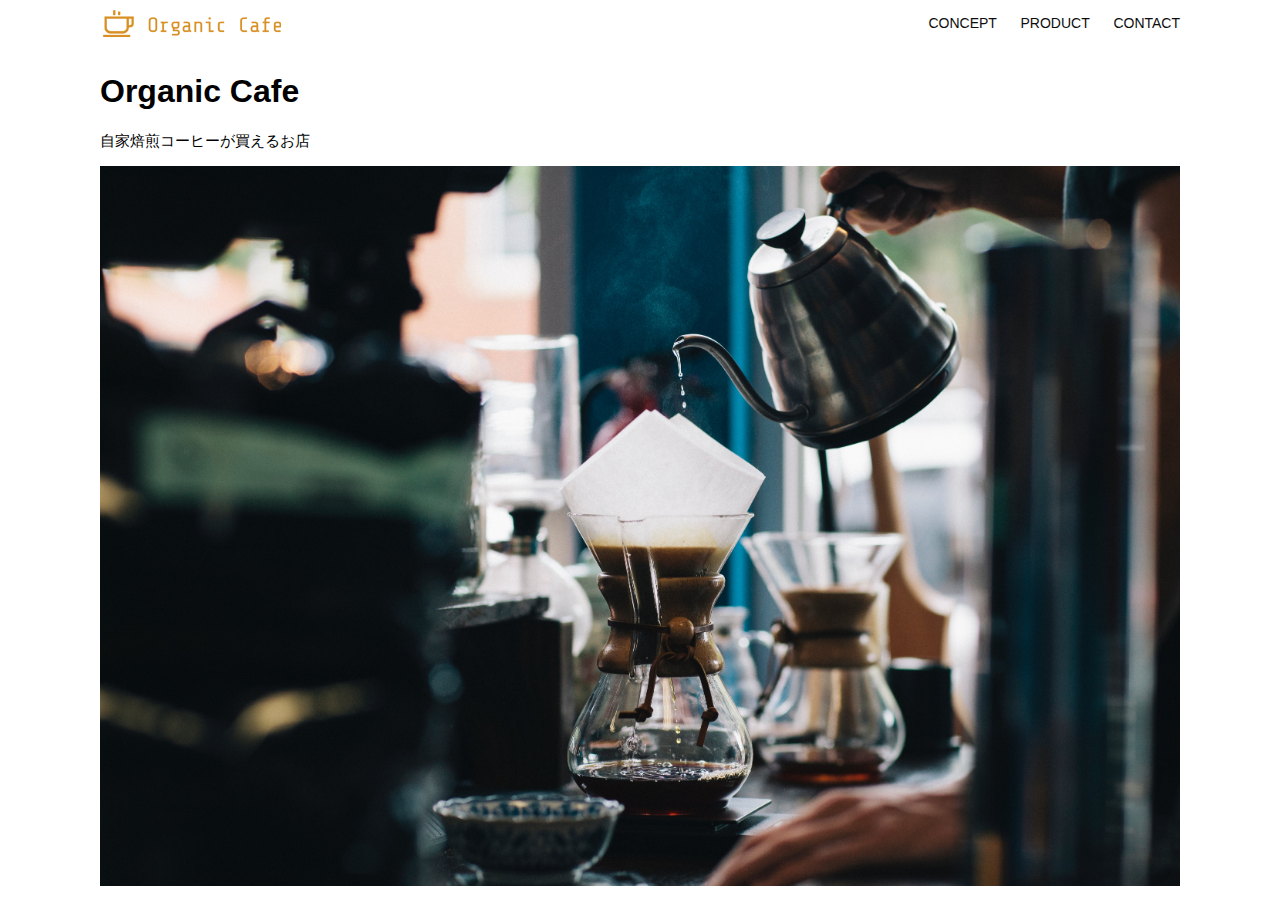
<file: index.html>
<!DOCTYPE html>
<html>

<head>
    <title>Organic Cafe</title>
    <meta charset="UTF-8">
    <meta name="description" content="自家焙煎のコーヒーがお家で楽しめるOrganic Cafe">
    <meta name="viewport" content="width=device-width, initial-scale=1.0">
    <link rel="stylesheet" href="style.css">
</head>

<body>
    <!-- ヘッダー -->
    <header>
        <!-- ロゴ -->
        <a href="index.html" id="logo"><img src="images/logo.png" alt="トップページに戻る"></a>

        <!-- PC用ナビゲーション -->
        <nav id="nav-pc">
            <a href="index.html#concept">CONCEPT</a>
            <a href="index.html#product">PRODUCT</a>
            <a href="index.html#contact">CONTACT</a>
        </nav>
        <!-- Step2 -->
        <img id="menu-sp" src="images/button-menu.png" alt="ナビゲーションを開く"
            onclick="document.getElementById('nav-sp').style.display = 'block'">
        <!-- Step3　ナビ閉じタグまで -->
        <nav id="nav-sp">
            <ul>
                <li>
                    <img id="close" src="images/button-close.png" alt="ナビゲーションを閉じる"
                        onclick="document.getElementById('nav-sp').style.display = 'none'">
                </li>
                <li>
                    <a id="logo-sp" href="index.html"
                        onclick="document.getElementById('nav-sp').style.display = 'none'">
                        <img src="images/logo-sp.png" alt="トップページに戻る">
                    </a>
                </li>
                <li><a class="menu" href="index.html#concept"
                        onclick="document.getElementById('nav-sp').style.display = 'none'">CONCEPT</a></li>
                <li><a class="menu" href="index.html#product"
                        onclick="document.getElementById('nav-sp').style.display = 'none'">PRODUCT</a></li>
                <li><a class="menu" href="index.html#contact"
                        onclick="document.getElementById('nav-sp').style.display = 'none'">CONTACT</a></li>
            </ul>
        </nav>
    </header>

    <main>
        <article>
            <!-- メインビジュアル -->
            <section id="main-visual">
                <div id="main-message">
                    <h1>Organic Cafe</h1>
                    <p>自家焙煎コーヒーが買えるお店</p>
                </div>
                <img src="images/main-image.jpg" alt="コーヒーをハンドドリップで淹れる画像">
            </section>
        </article>
    </main>
</body>

</html>
</file>
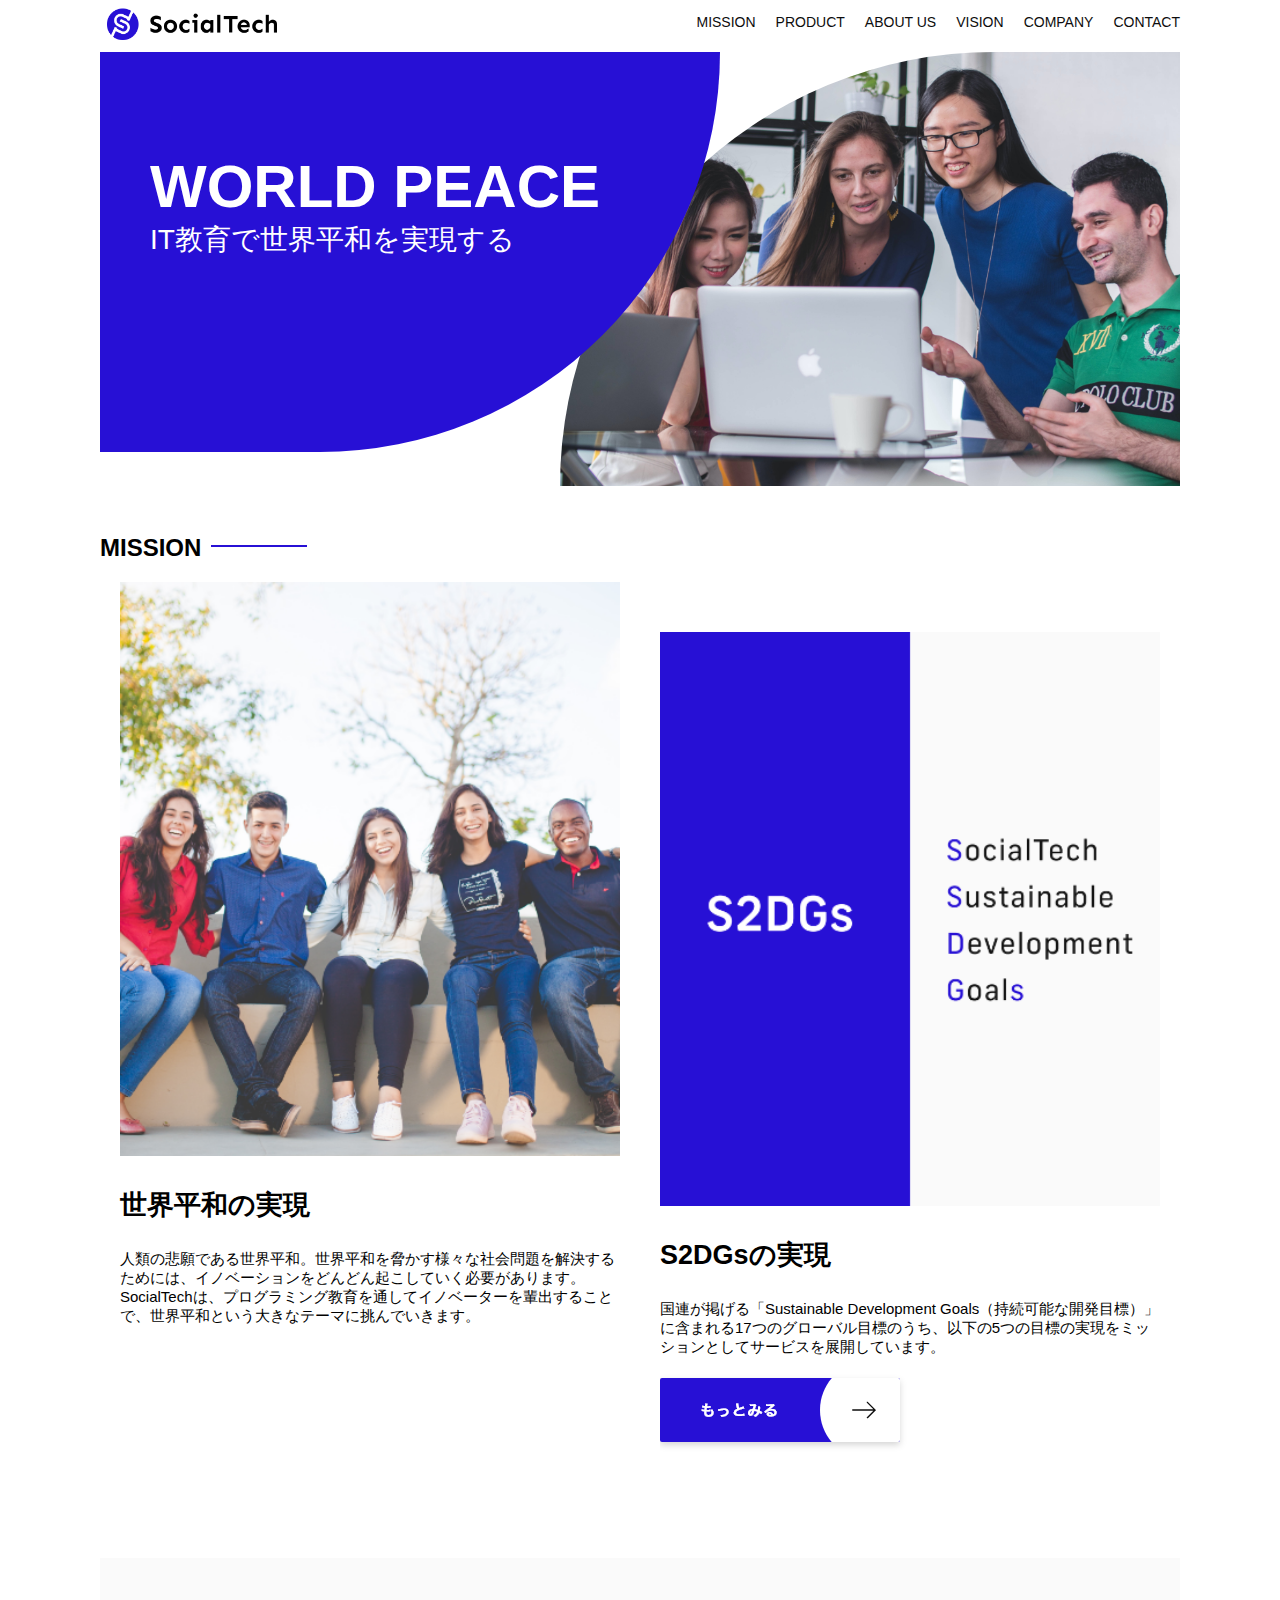
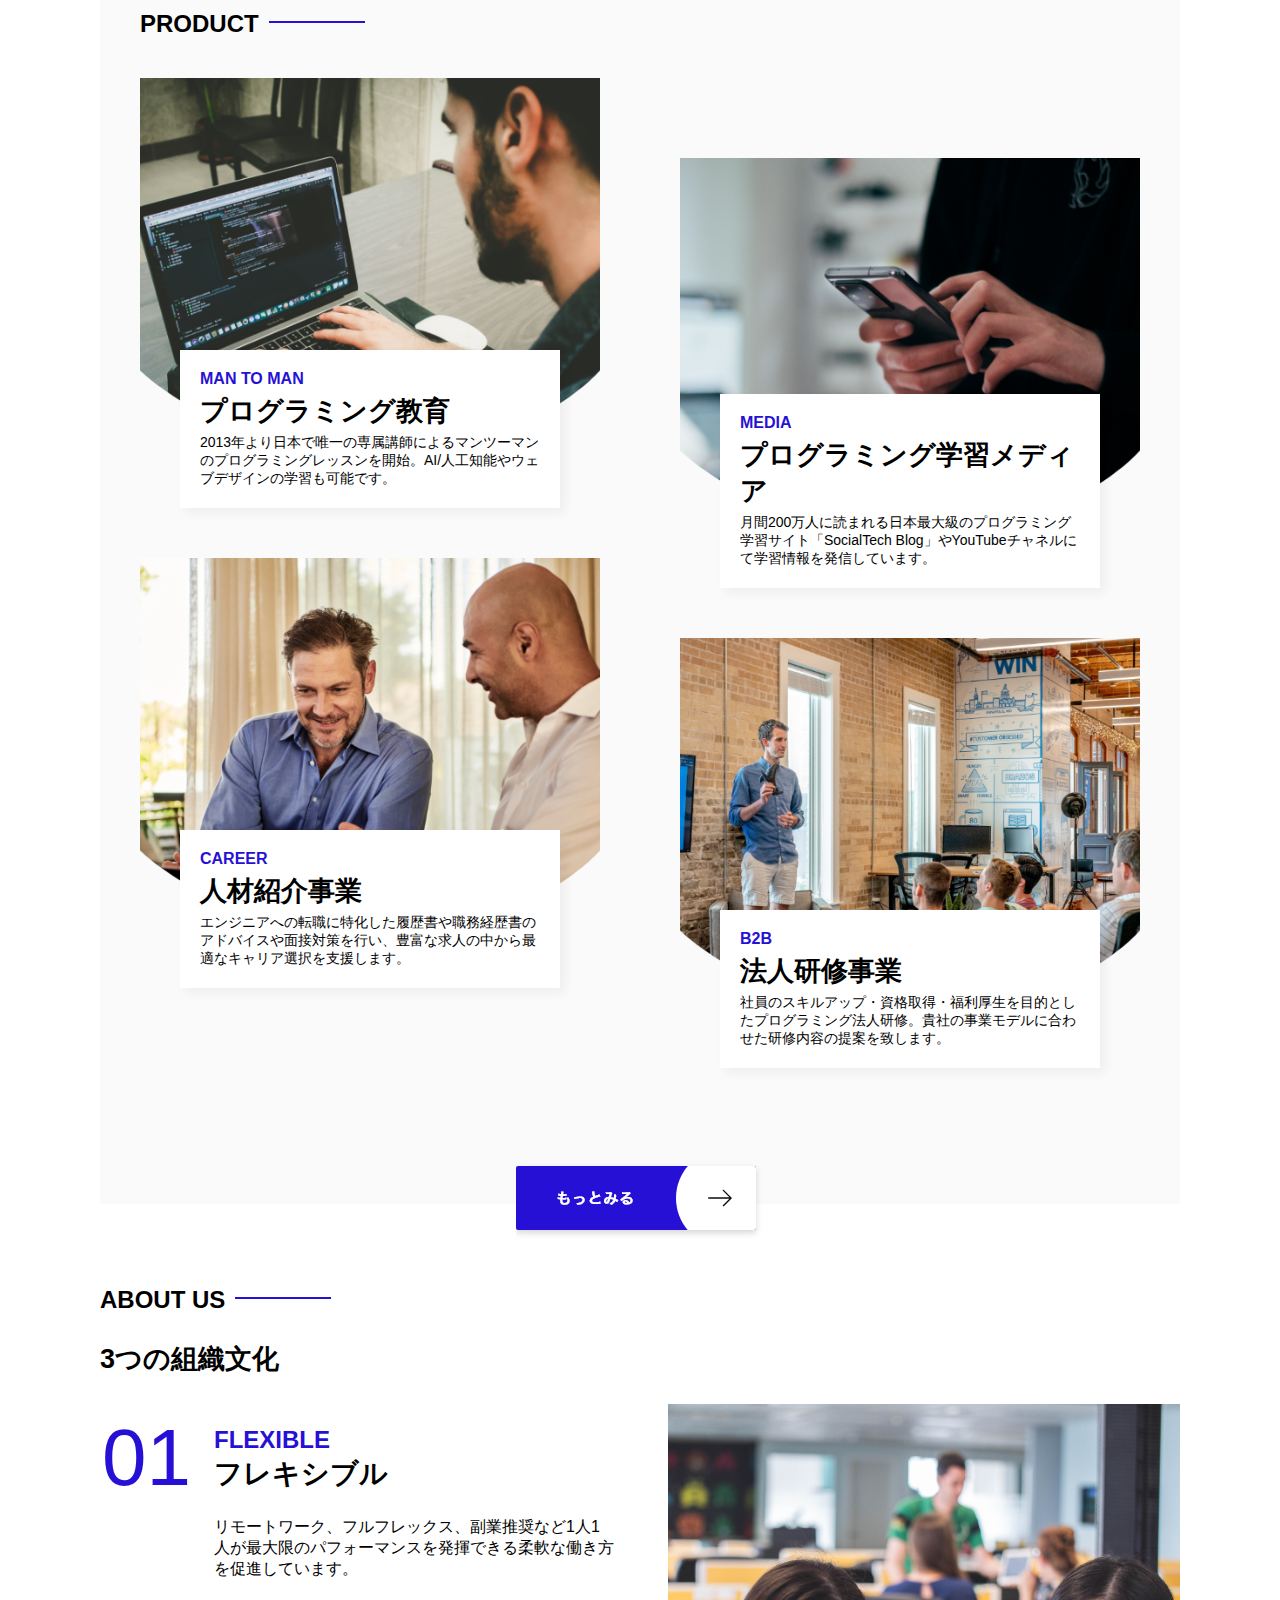
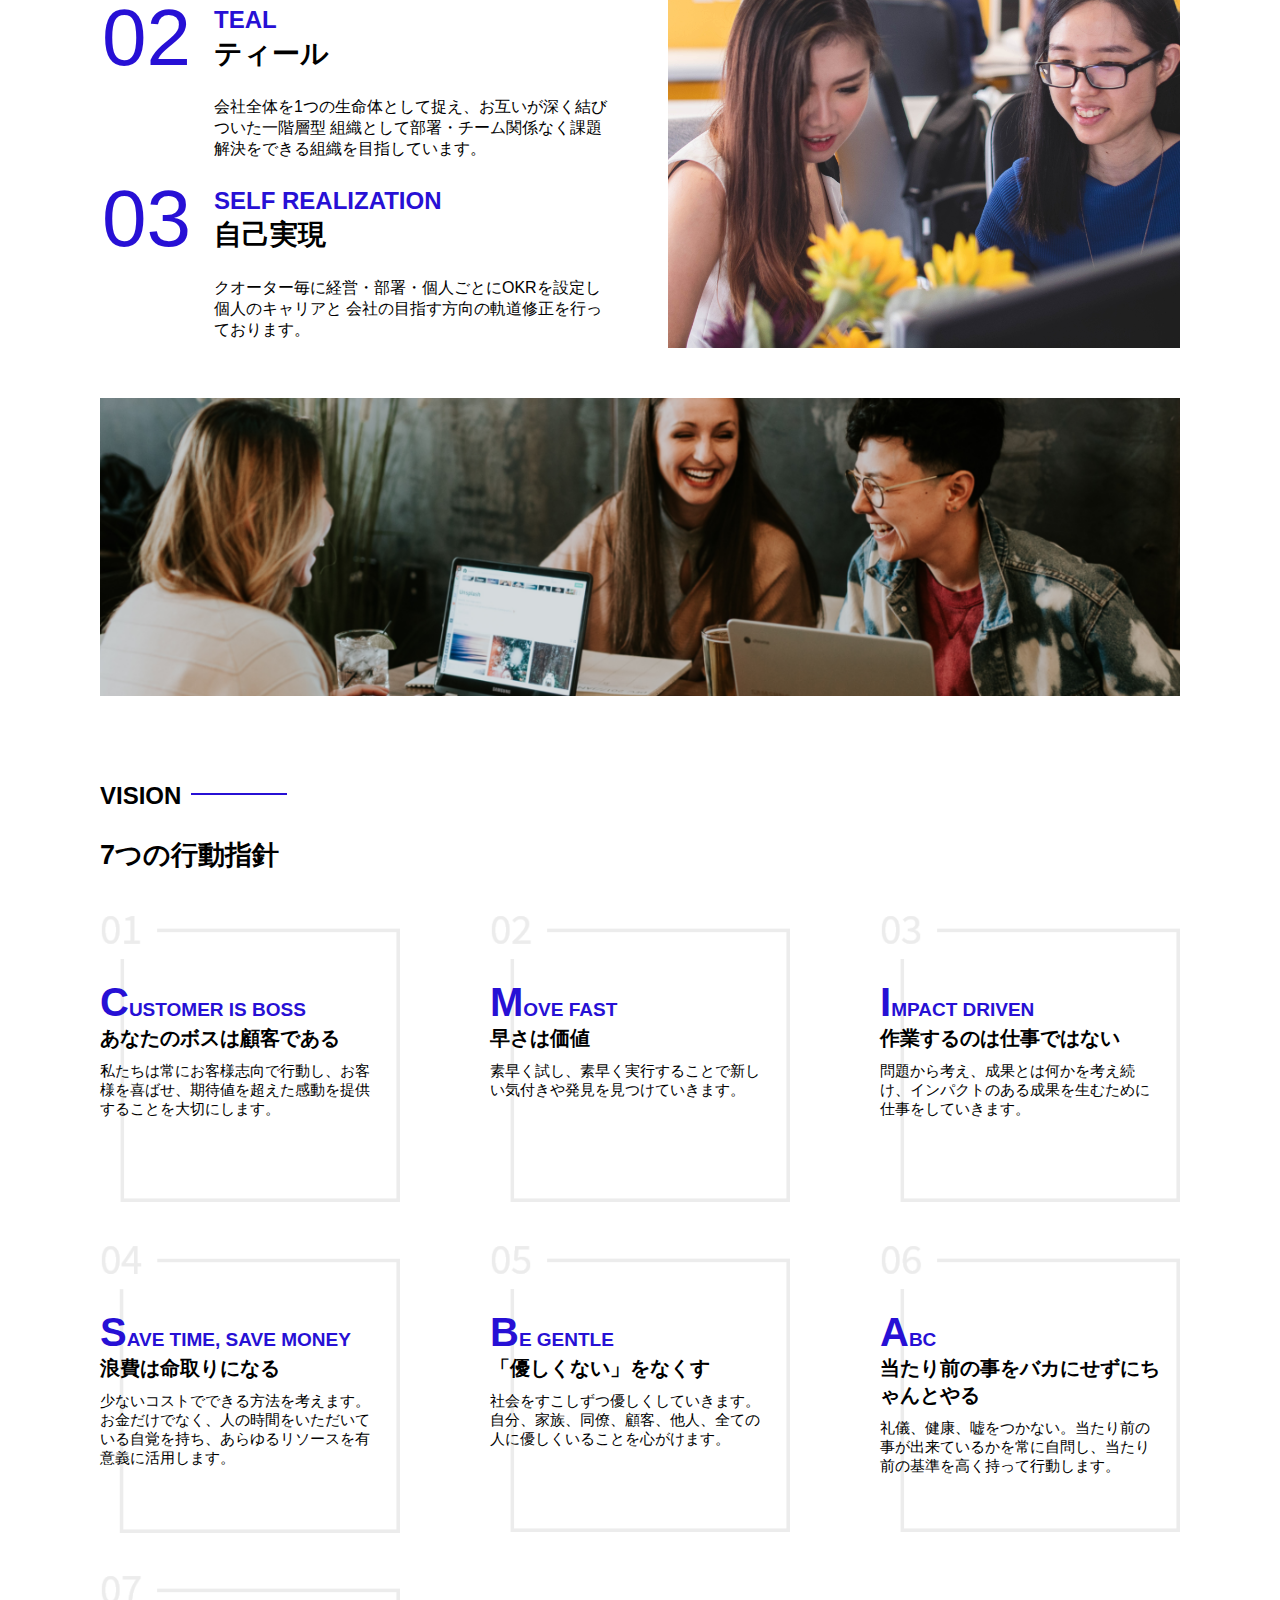
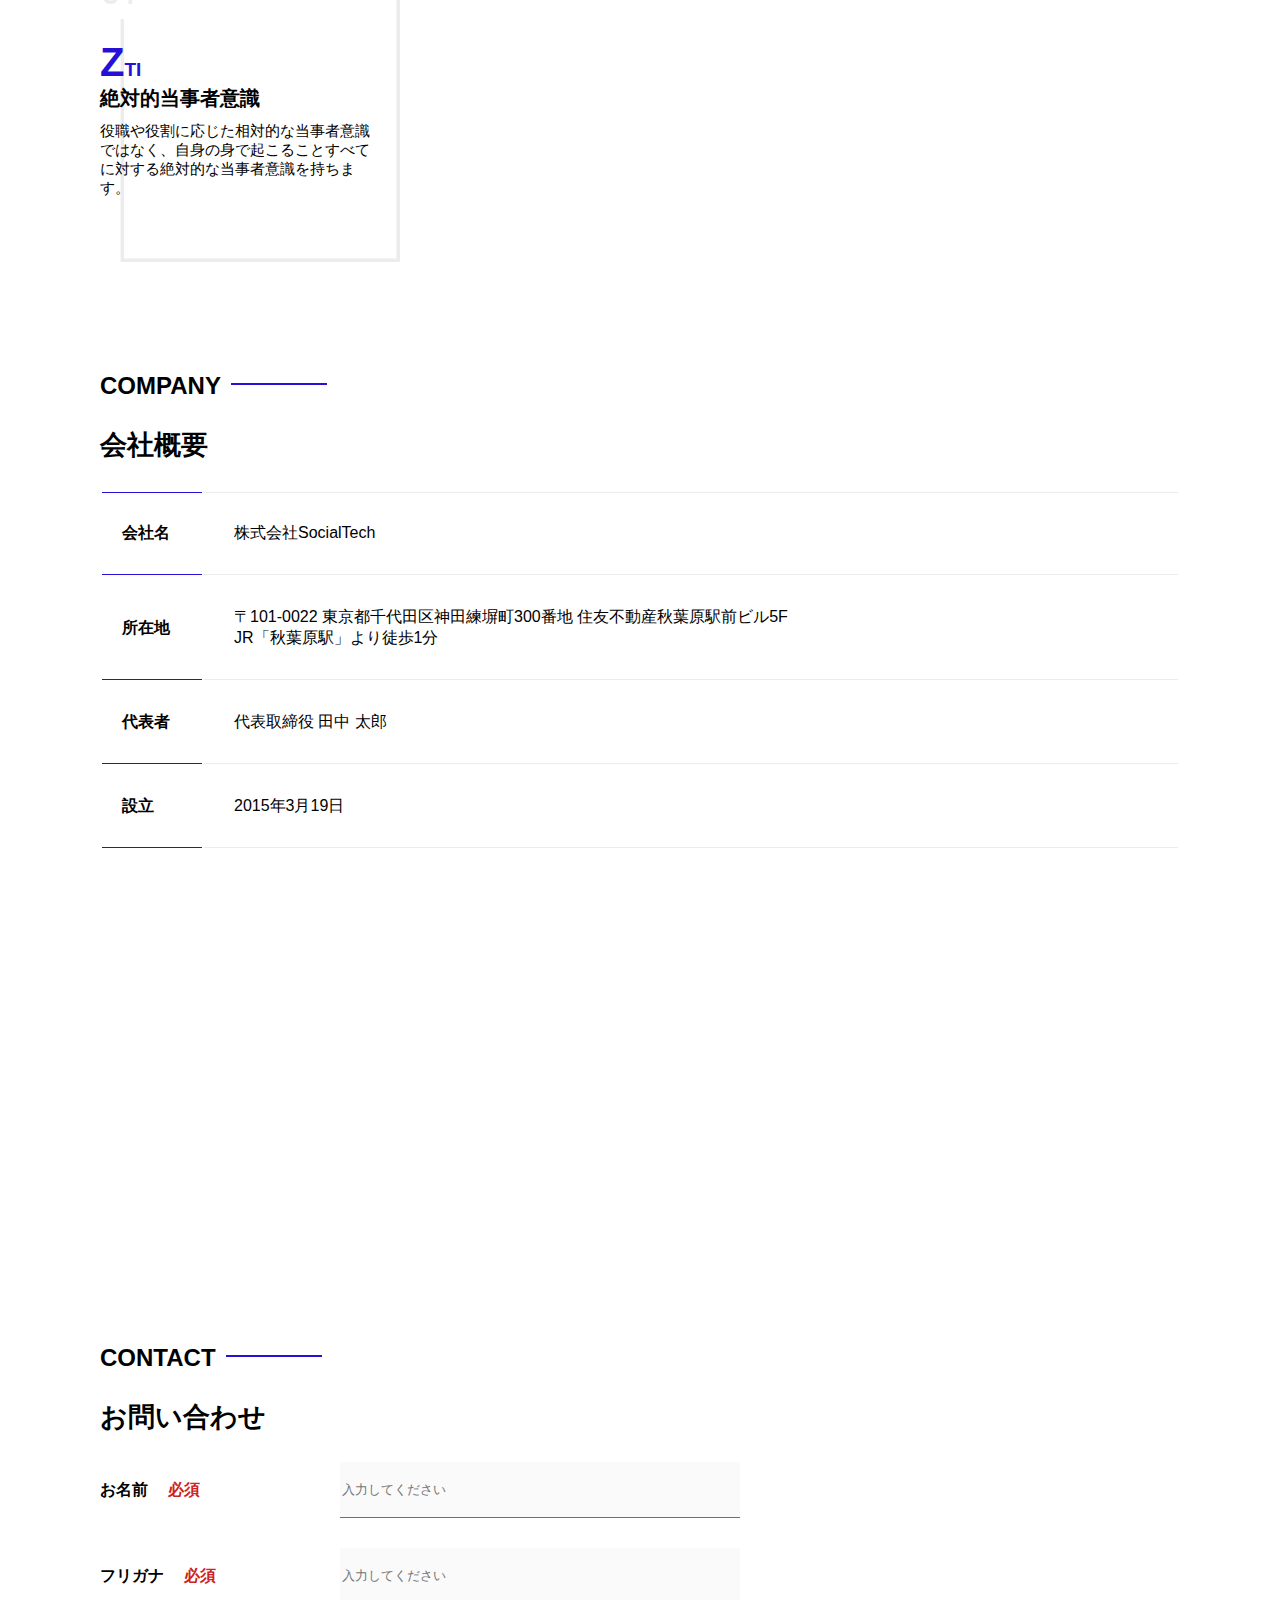
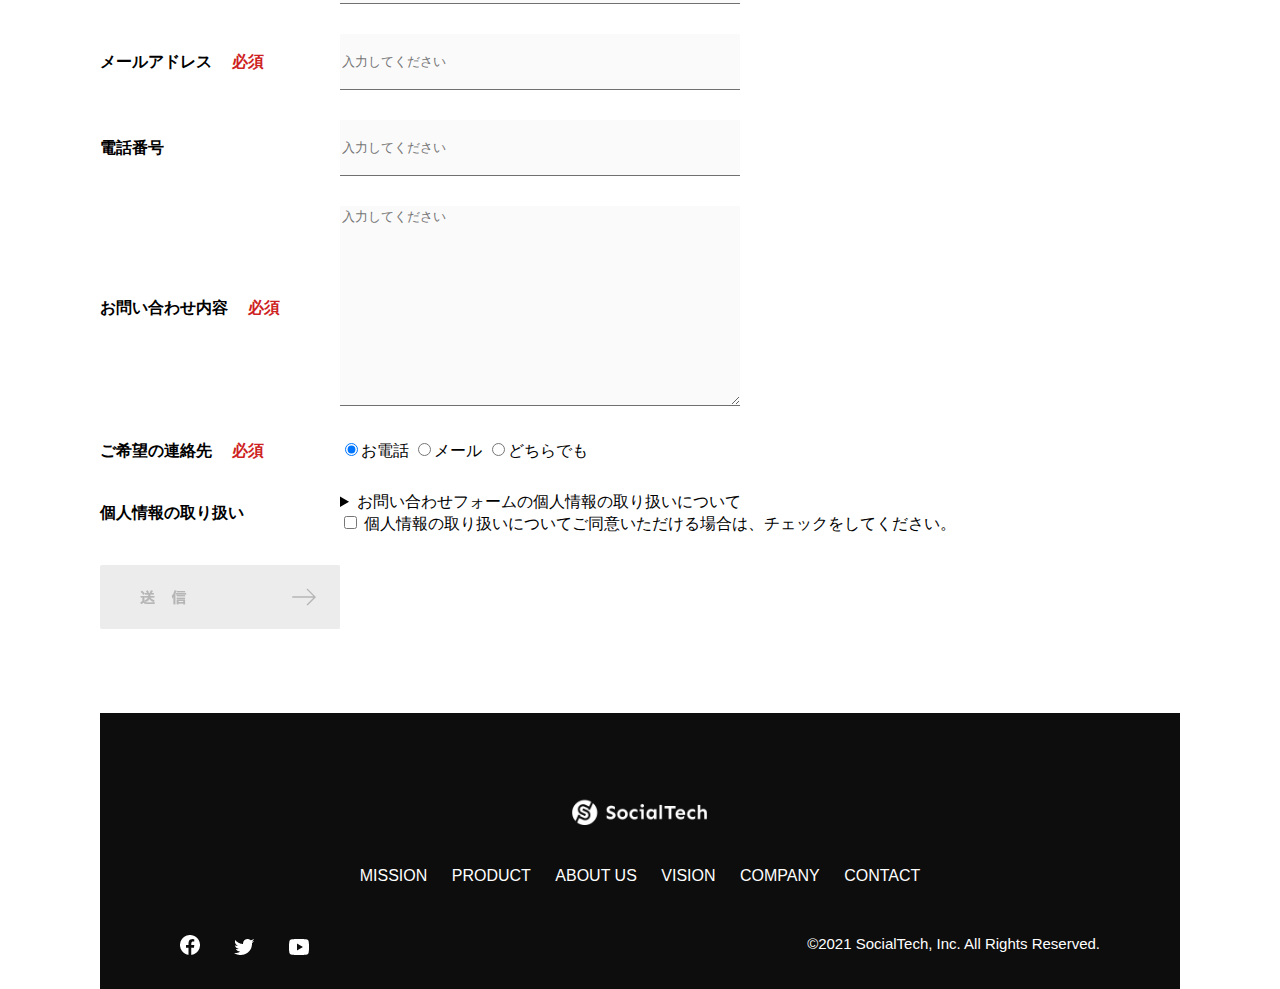
<file: kadai_tutorial_output/index.html>
<!DOCTYPE html>
<html>

<head>
    <title>SocialTech</title>
    <meta charset="UTF-8">
    <meta name="description" content="SocialTechはEdTech業界のリーディングカンパニーを目指します。">
    <meta name="viewport" content="width=device-width, initial-scale=1.0">
    <link rel="stylesheet" href="style.css">
</head>

<body>
    <!-- ヘッダー -->
    <header>
        <!-- ロゴ -->
        <a href="index.html" id="logo">
            <img src="images/logo.png" alt="トップページに戻る">
        </a>

        <!-- PC用ナビゲーション -->
        <nav id="nav-pc">
            <ul>
                <li><a href="mission.html">MISSION</a></li>
                <li><a href="product.html">PRODUCT</a></li>
                <li><a href="index.html#aboutus">ABOUT US</a></li>
                <li><a href="index.html#vision">VISION</a></li>
                <li><a href="index.html#company">COMPANY</a></li>
                <li><a href="index.html#contact">CONTACT</a></li>
            </ul>
        </nav>
        <!-- スマホ用メニューボタン -->
        <button id="menu-sp" onclick="document.getElementById('nav-sp').style.display = 'block'">
            <img src="images/button-menu.png" alt="ナビゲーションを開く">
        </button>
        <!-- スマホ用ナビゲーション -->
        <div id="nav-sp">
            <button id="close" onclick="document.getElementById('nav-sp').style.display = 'none'">
                <img src="images/button-close.png" alt="ナビゲーションを閉じる">
            </button>

            <nav>
                <ul>
                    <li>
                        <a id="logo-sp" href="index.html" onclick="document.getElementById('nav-sp').style.display = 'none'"><img src="images/logo-sp.png" alt="トップページに戻る"></a>
                    </li>
                    <li><a class="menu" href="mission.html" onclick="document.getElementById('nav-sp').style.display = 'none'">MISSION</a></li>
                    <li><a class="menu" href="product.html" onclick="document.getElementById('nav-sp').style.display = 'none'">PRODUCT</a></li>
                    <li><a class="menu" href="index.html#aboutus" onclick="document.getElementById('nav-sp').style.display = 'none'">ABOUTUS</a></li>
                    <li><a class="menu" href="index.html#vision" onclick="document.getElementById('nav-sp').style.display = 'none'">VISION</a></li>
                    <li><a class="menu" href="index.html#company" onclick="document.getElementById('nav-sp').style.display = 'none'">COMPANY</a></li>
                    <li><a class="menu" href="index.html#contact" onclick="document.getElementById('nav-sp').style.display = 'none'">CONTACT</a></li>
                </ul>
            </nav>
            <div id="sns">
                <a href="https://www.facebook.com/sejuku2013">
                    <img src="images/button-facebook.png" alt="Facebookのリンク">
                </a>
                <a href="https://twitter.com/samuraijuku">
                    <img src="images/button-twitter.png" alt="Twitterのリンク">
                </a>
                <a href="https://www.youtube.com/channel/UCCFOQO5aDK0xXam4cUQXT8g">
                    <img src="images/button-youtube.png" alt="YouTubeのリンク">
                </a>
            </div>
        </div>
    </header>

    <main>
        <article>
            <!-- メインビジュアル -->
            <section id="main-visual">
                <div id="main-message">
                    <h1>WORLD PEACE</h1>
                    <p>IT教育で世界平和を実現する</p>
                </div>
                <img src="images/index/index-main.png" alt="PCの周りに集まる多国籍の仲間たち">
            </section>
            <!-- ミッション -->
            <section id="mission">
                <h2 class="index-h2">MISSION</h2>
                <div id="mission-flex">
                    <div>
                        <img id="mission-photo" src="images/index/index-mission.png" alt="屋外のベンチで写真を撮影する多国籍の仲間たち">
                        <h3>世界平和の実現</h3>
                        <p>人類の悲願である世界平和。世界平和を脅かす様々な社会問題を解決するためには、イノベーションをどんどん起こしていく必要があります。SocialTechは、プログラミング教育を通してイノベーターを輩出することで、世界平和という大きなテーマに挑んでいきます。
                        </p>
                    </div>
                    <div>
                        <img id="s2dgs" src="images/index/s2dgs.png" alt="S2DGs">
                        <h3>S2DGsの実現</h3>
                        <p>国連が掲げる「Sustainable Development
                            Goals（持続可能な開発目標）」に含まれる17つのグローバル目標のうち、以下の5つの目標の実現をミッションとしてサービスを展開しています。
                        </p>
                        <a href="mission.html">
                            <img src="images/button-more.png" alt="もっとみる">
                        </a>
                    </div>
                </div>
            </section>
            <!-- プロダクト -->
            <section id="product">
                <h2 class="index-h2">PRODUCT</h2>
                <div class="product-flex">
                    <div id="product-left">
                        <div>
                            <img class="product-photo" src="images/index/index-mantoman.png" alt="PCでコードを書く男性">
                            <div class="product-explain">
                                <span>MAN TO MAN</span>
                                <h3>プログラミング教育</h3>
                                <p>2013年より日本で唯一の専属講師によるマンツーマンのプログラミングレッスンを開始。AI/人工知能やウェブデザインの学習も可能です。</p>
                            </div>
                        </div>
                        <div>
                            <img class="product-photo" src="images/index/index-career.png" alt="笑顔で話し合う2人の男性">
                            <div class="product-explain">
                                <span>CAREER</span>
                                <h3>人材紹介事業</h3>
                                <p>エンジニアへの転職に特化した履歴書や職務経歴書のアドバイスや面接対策を行い、豊富な求人の中から最適なキャリア選択を支援します。</p>
                            </div>
                        </div>
                    </div>
                    <div id="product-right">
                        <div>
                            <img class="product-photo" src="images/index/index-media.png" alt="スマートフォンを操作する人">
                            <div class="product-explain">
                                <span>MEDIA</span>
                                <h3>プログラミング学習メディア</h3>
                                <p>月間200万人に読まれる日本最大級のプログラミング学習サイト「SocialTech Blog」やYouTubeチャネルにて学習情報を発信しています。</p>
                            </div>
                        </div>
                        <div>
                            <img class="product-photo" src="images/index/index-b2b.png" alt="講演中の男性とそれを聴く人々">
                            <div class="product-explain">
                                <span>B2B</span>
                                <h3>法人研修事業</h3>
                                <p>社員のスキルアップ・資格取得・福利厚生を目的としたプログラミング法人研修。貴社の事業モデルに合わせた研修内容の提案を致します。</p>
                            </div>
                        </div>
                    </div>
                </div>
                <div id="product-more">
                    <a href="product.html">
                        <img src="images/button-more.png" alt="もっとみる">
                    </a>
                </div>
            </section>
            <!-- ABOUT US -->
            <section id="aboutus">
                <h2 class="index-h2">ABOUT US</h2>
                <h3>3つの組織文化</h3>
                <div>
                    <table class="culture-table">
                        <tr>
                            <td class="culture-num">01</td>
                            <th><span class="culture-en">FLEXIBLE</span><br>フレキシブル</th>
                        </tr>
                        <tr>
                            <td>
                                <!-- 空のセル -->
                            </td>
                            <td class="culture-description">リモートワーク、フルフレックス、副業推奨など1人1人が最大限のパフォーマンスを発揮できる柔軟な働き方を促進しています。
                            </td>
                        </tr>
                        <tr>
                            <td class="culture-num">02</td>
                            <th><span class="culture-en">TEAL</span><br>ティール</th>
                        </tr>
                        <tr>
                            <td>
                                <!-- 空のセル -->
                            </td>
                            <td class="culture-description">会社全体を1つの生命体として捉え、お互いが深く結びついた一階層型
                                組織として部署・チーム関係なく課題解決をできる組織を目指しています。</td>
                        </tr>
                        <tr>
                            <td class="culture-num">03</td>
                            <th><span class="culture-en">SELF REALIZATION</span><br>自己実現</th>
                        </tr>
                        <tr>
                            <td>
                                <!-- 空のセル -->
                            </td>
                            <td class="culture-description">クオーター毎に経営・部署・個人ごとにOKRを設定し個人のキャリアと 会社の目指す方向の軌道修正を行っております。
                            </td>
                        </tr>
                    </table>
                    <img class="culture-img" src="images/index/index-aboutus1.png" alt="笑顔で話し合う2人の女性">
                </div>
                <img class="culture-img2" src="images/index/index-aboutus2.png" alt="笑顔で話し合う3人の男女">
            </section>
            <!-- VISION -->
            <section id="vision">
                <h2 class="index-h2">VISION</h2>
                <h3>7つの行動指針</h3>
                <div>
                    <div class="vision-box">
                        <img src="images/index/vision-01.png" alt="01">
                        <div>
                            <h4>CUSTOMER IS BOSS</h4>
                            <h5>あなたのボスは顧客である</h5>
                            <p>私たちは常にお客様志向で行動し、お客様を喜ばせ、期待値を超えた感動を提供することを大切にします。</p>
                        </div>
                    </div>
                    <div class="vision-box">
                        <img src="images/index/vision-02.png" alt="02">
                        <div>
                            <h4>MOVE FAST</h4>
                            <h5>早さは価値</h5>
                            <p>素早く試し、素早く実行することで新しい気付きや発見を見つけていきます。</p>
                        </div>
                    </div>
                    <div class="vision-box">
                        <img src="images/index/vision-03.png" alt="03">
                        <div>
                            <h4>IMPACT DRIVEN</h4>
                            <h5>作業するのは仕事ではない</h5>
                            <p>問題から考え、成果とは何かを考え続け、インパクトのある成果を生むために仕事をしていきます。</p>
                        </div>
                    </div>
                    <div class="vision-box">
                        <img src="images/index/vision-04.png" alt="04">
                        <div>
                            <h4>SAVE TIME, SAVE MONEY</h4>
                            <h5>浪費は命取りになる</h5>
                            <p>少ないコストでできる方法を考えます。お金だけでなく、人の時間をいただいている自覚を持ち、あらゆるリソースを有意義に活用します。</p>
                        </div>
                    </div>
                    <div class="vision-box">
                        <img src="images/index/vision-05.png" alt="05">
                        <div>
                            <h4>BE GENTLE</h4>
                            <h5>「優しくない」をなくす</h5>
                            <p>社会をすこしずつ優しくしていきます。自分、家族、同僚、顧客、他人、全ての人に優しくいることを心がけます。</p>
                        </div>
                    </div>
                    <div class="vision-box">
                        <img src="images/index/vision-06.png" alt="06">
                        <div>
                            <h4>ABC</h4>
                            <h5>当たり前の事をバカにせずにちゃんとやる</h5>
                            <p>礼儀、健康、嘘をつかない。当たり前の事が出来ているかを常に自問し、当たり前の基準を高く持って行動します。</p>
                        </div>
                    </div>
                    <div class="vision-box">
                        <img src="images/index/vision-07.png" alt="07">
                        <div>
                            <h4>ZTI</h4>
                            <h5>絶対的当事者意識</h5>
                            <p>役職や役割に応じた相対的な当事者意識ではなく、自身の身で起こることすべてに対する絶対的な当事者意識を持ちます。</p>
                        </div>
                    </div>
                </div>
            </section>
            <!-- COMPANY -->
            <section id="company">
                <h2 class="index-h2">COMPANY</h2>
                <h3>会社概要</h3>
                <table id="company-table">
                    <tr>
                        <th class="tableheader tableheader-first">会社名</th>
                        <td class="cell cell-first">株式会社SocialTech</td>
                    </tr>
                    <tr>
                        <th class="tableheader">所在地</th>
                        <td class="cell">〒101-0022 東京都千代田区神田練塀町300番地 住友不動産秋葉原駅前ビル5F<br>JR「秋葉原駅」より徒歩1分</td>
                    </tr>
                    <tr>
                        <th class="tableheader">代表者</th>
                        <td class="cell">代表取締役 田中 太郎</td>
                    </tr>
                    <tr>
                        <th class="tableheader">設立</th>
                        <td class="cell">2015年3月19日</td>
                    </tr>
                </table>
                <iframe
                    src="https://www.google.com/maps/embed?pb=!1m18!1m12!1m3!1d3240.0688540195165!2d139.7746526!3d35.6999232!2m3!1f0!2f0!3f0!3m2!1i1024!2i768!4f13.1!3m3!1m2!1s0x60188fee13660e23%3A0x77137876edf742ac!2z5L2P5Y-L5LiN5YuV55Sj56eL6JGJ5Y6f6aeF5YmN44OT44Or!5e0!3m2!1sja!2sjp!4v1735220692529!5m2!1sja!2sjp"
                    width="600" height="450" style="border:0;" allowfullscreen="" loading="lazy"
                    referrerpolicy="no-referrer-when-downgrade">
                </iframe>
            </section>
            <!-- お問い合わせフォーム -->
            <section id="contact">
                <h2 class="index-h2">CONTACT</h2>
                <h3>お問い合わせ</h3>
                <form>
                    <div>
                        <div class="contact-heading">
                            <label class="contact-label">お名前<span class="contact-span">必須</span></label>
                        </div>
                        <div>
                            <input type="text" name="name" placeholder="入力してください" class="contact-textbox">
                        </div>
                    </div>
                    <div>
                        <div class="contact-heading">
                            <label class="contact-label">フリガナ<span class="contact-span">必須</span></label>
                        </div>
                        <div>
                            <input type="text" name="hurigana" placeholder="入力してください" class="contact-textbox">
                        </div>
                    </div>
                    <div>
                        <div class="contact-heading">
                            <label class="contact-label">メールアドレス<span class="contact-span">必須</span></label>
                        </div>
                        <div>
                            <input type="text" name="email" placeholder="入力してください" class="contact-textbox">
                        </div>
                    </div>
                    <div>
                        <div class="contact-heading">
                            <label class="contact-label">電話番号</label>
                        </div>
                        <div>
                            <input type="text" name="tel" placeholder="入力してください" class="contact-textbox">
                        </div>
                    </div>
                    <div>
                        <div class="contact-heading">
                            <label class="contact-label">お問い合わせ内容<span class="contact-span">必須</span></label>
                        </div>
                        <div>
                            <textarea class="contact-textarea" placeholder="入力してください" name="message"></textarea>
                        </div>
                    </div>
                    <div>
                        <div class="contact-heading">
                            <label class="contact-label">ご希望の連絡先<span class="contact-span">必須</span></label>
                        </div>
                        <div>
                            <input class="radiobutton" type="radio" value="tel" name="contact"
                                checked><label>お電話</label>
                            <input class="radiobutton" type="radio" value="mail" name="contact"><label>メール</label>
                            <input class="radiobutton" type="radio" value="both" name="contact"><label>どちらでも</label>
                        </div>
                    </div>
                    <div>
                        <div class="contact-heading">
                            <label class="contact-label">個人情報の取り扱い</label>
                        </div>
                        <div>
                            <details>
                                <summary>お問い合わせフォームの個人情報の取り扱いについて</summary>
                                <div>
                                    <dl>
                                        <dt>１．組織の名称又は氏名</dt>
                                        <dd>株式会社SocialTech</dd>
                                        <dt>２．個人情報保護管理者（若しくはその代理人）の氏名又は職名、所属及び連絡先</dt>
                                        <dd>
                                            <p>鈴木 一郎 コーポレート部</p>
                                            <p>メールアドレス：samurai@example.com</p>
                                            <p>TEL：03-1234-5678</p>
                                        </dd>
                                        <dt>３．個人情報の利用目的</dt>
                                        <dd>
                                            <ul>
                                                <li>・本サービス及び本サービスに関連する情報の提供又はそれらに関する連絡のため</li>
                                                <li>・ユーザーの本人確認のため</li>
                                                <li>・当社サービスのご案内のため</li>
                                                <li>・当社の商品等の広告または宣伝（電子メールによるものを含むものとします。）</li>
                                            </ul>
                                        </dd>
                                        <dt>４．個人情報の取り扱い業務の委託</dt>
                                        <dd>個人情報の取扱業務の全部または一部を外部に業務委託する場合があります。その際、弊社は、個人情報を適切に保護できる管理体制を敷き実行していることを条件として委託先を厳選したうえで、機密保持契約を委託先と締結し、お客様の個人情報を厳密に管理させます。
                                        </dd>
                                        <dt>５．個人情報の開示等の請求</dt>
                                        <dd>
                                            お客様は、弊社に対してご自身の個人情報の開示等（利用目的の通知、開示、内容の訂正・追加・削除、利用の停止または消去、第三者への提供の停止）に関して、当社問合わせ窓口に申し出ることができます。<br>
                                            その際、弊社はお客様ご本人を確認させていただいたうえで、合理的な期間内に対応いたします。<br>
                                            なお、個人情報に関する弊社問合わせ先は、次の通りです。
                                        </dd>
                                        <dd>
                                            <p>株式会社SocialTech　個人情報問合せ窓口</p>
                                            <p>〒150-0043　東京都千代田区神田練塀町300番地 住友不動産秋葉原駅前ビル5F</p>
                                            <p>メールアドレス：samurai@example.com　TEL：03-1234-5678</p>
                                        </dd>

                                        <dt>６．個人情報を提供されることの任意性について</dt>
                                        <dd>お客様がご自身の個人情報を弊社に提供されるか否かは、お客様のご判断によりますが、もしご提供されない場合には、適切なサービスが提供できない場合がありますので予めご了承ください。
                                        </dd>
                                    </dl>
                                </div>
                            </details>
                            <input type="checkbox" name="agree">
                            <span>個人情報の取り扱いについてご同意いただける場合は、チェックをしてください。</span>
                        </div>
                    </div>
                    <input type="image" src="images/button-submit.png" alt="送信する">
                </form>
            </section>
        </article>
    </main>

    <footer>
        <div id="footer-logo">
            <img src="images/logo-sp.png" alt="SocialTech">
        </div>
        <div id="footer-link">
            <a href="mission.html">MISSION</a>
            <a href="product.html">PRODUCT</a>
            <a href="index.html#aboutus">ABOUT US</a>
            <a href="index.html#vision">VISION</a>
            <a href="index.html#company">COMPANY</a>
            <a href="index.html#contact">CONTACT</a>
        </div>
        <div id="sns-footer">
            <div class="sns-btns">
                <a href="https://www.facebook.com/sejuku2013"><img src="images/button-facebook.png"
                        alt="Facebookのリンク"></a>
                <a href="https://twitter.com/samuraijuku"><img src="images/button-twitter.png" alt="Twitterのリンク"></a>
                <a href="https://www.youtube.com/channel/UCCFOQO5aDK0xXam4cUQXT8g"><img src="images/button-youtube.png"
                        alt="YouTubeのリンク"></a>
            </div>
            <p id="copyright">&copy;2021 SocialTech, Inc. All Rights Reserved.</p>
        </div>
    </footer>
</body>

</html>
</file>
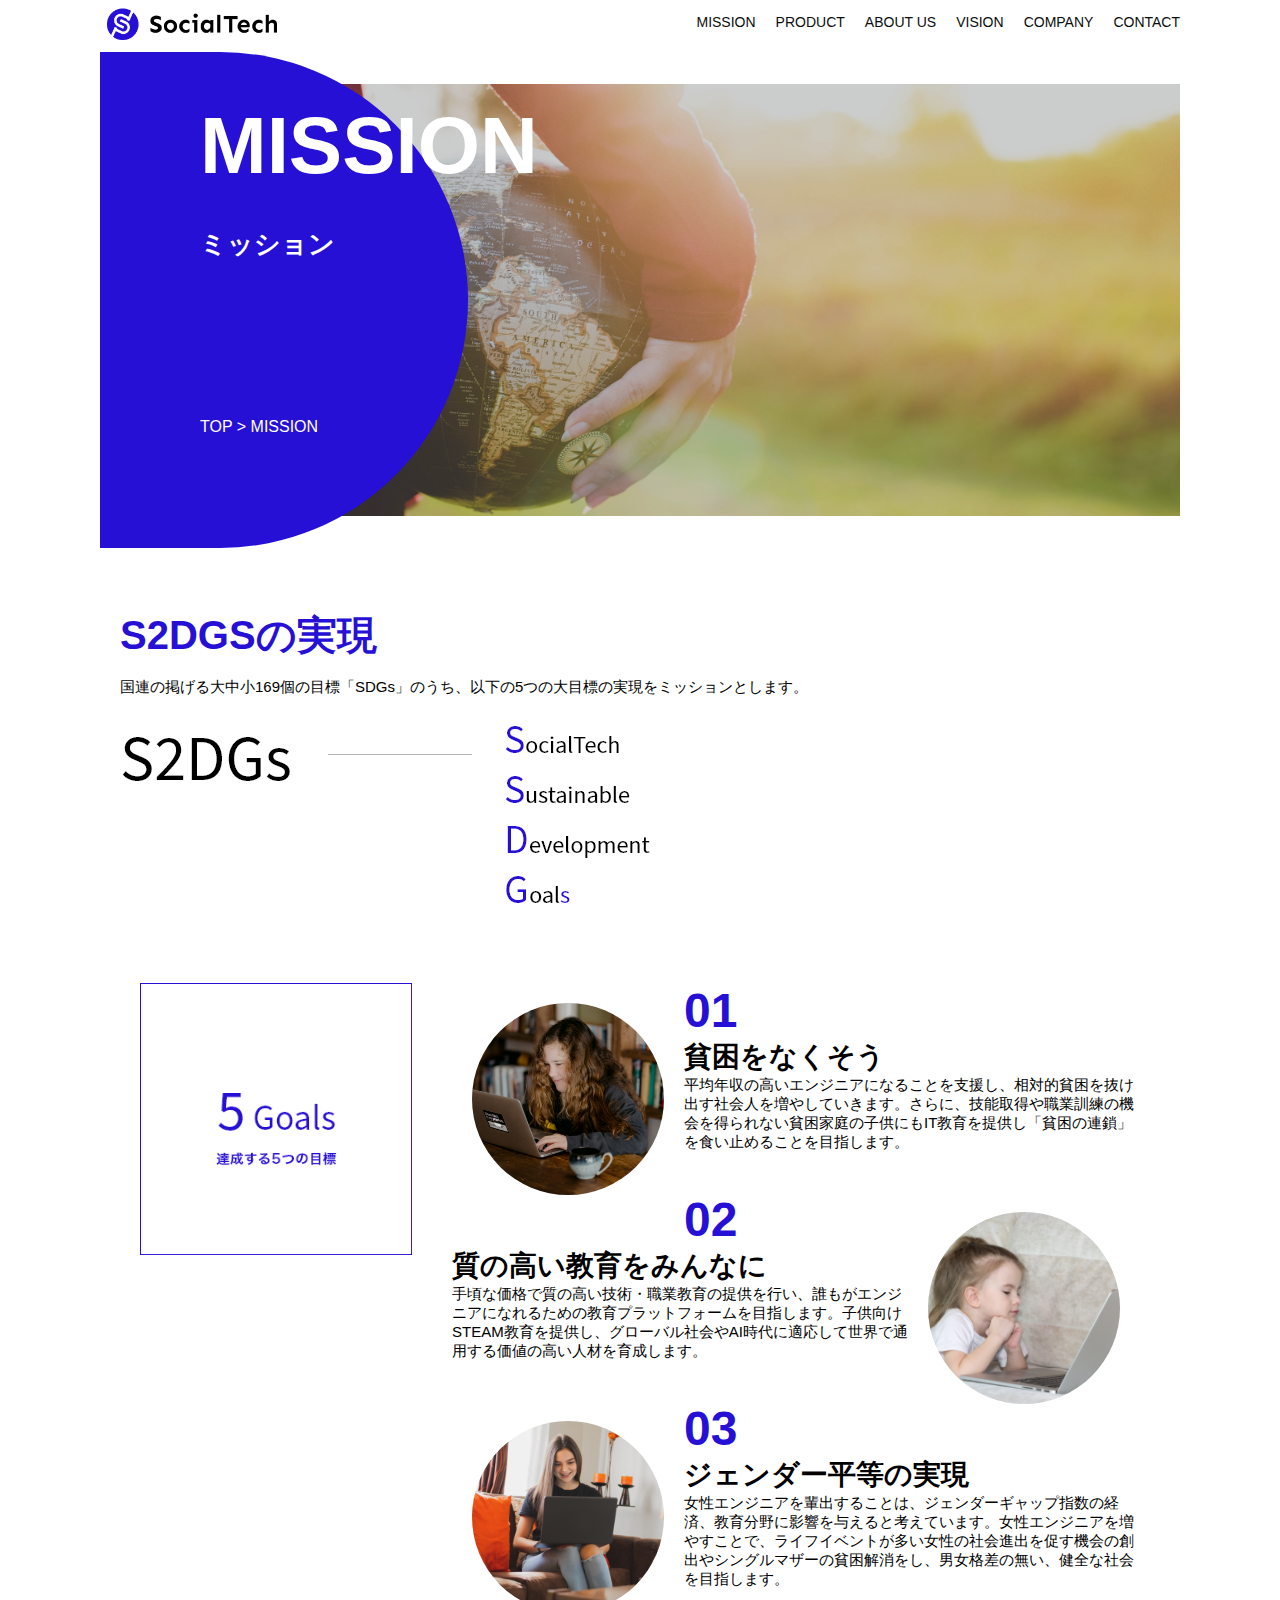
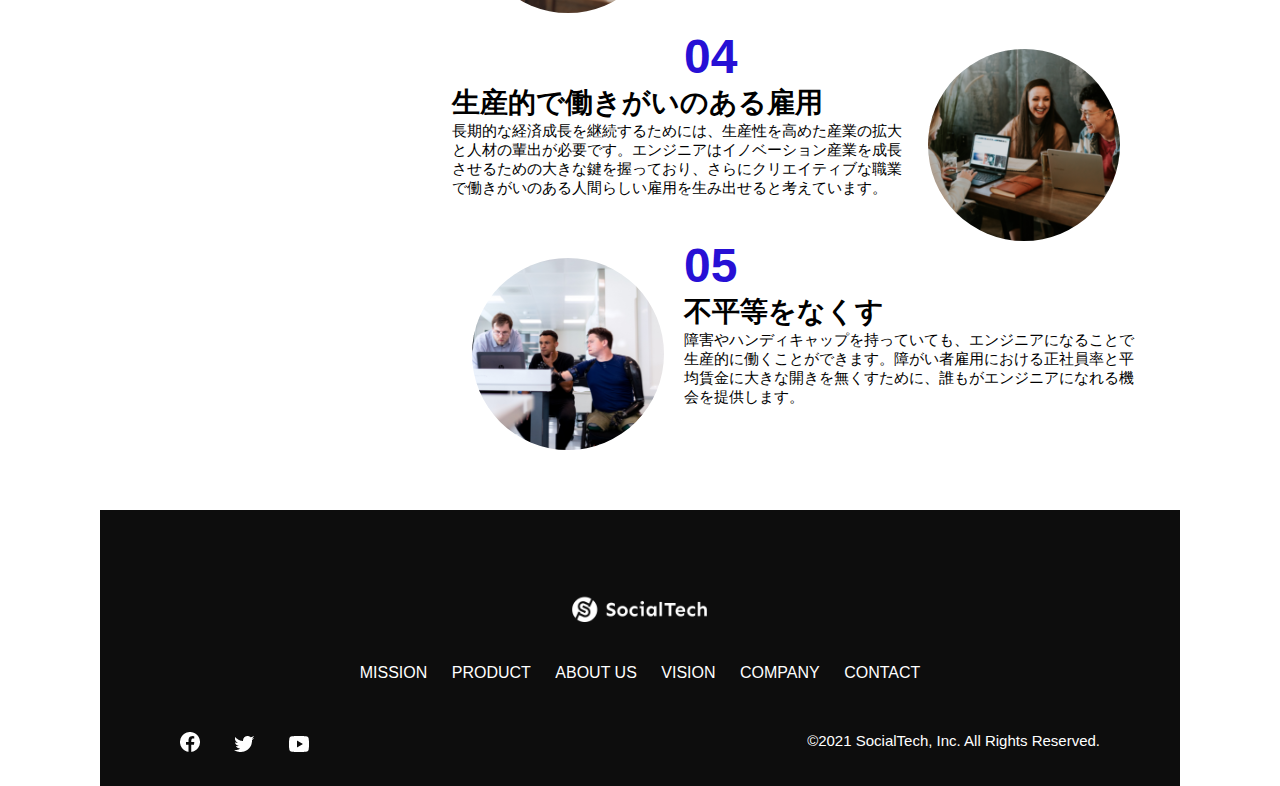
<file: kadai_tutorial_output/mission.html>
<!DOCTYPE html>
<html>

<head>
    <title>SocialTech - MISSION ミッション -</title>
    <meta charset="UTF-8">
    <meta name="description" content="SocialTechが目指す5つの目標（S2DGs）を紹介します">
    <meta name="viewport" content="width=device-width, initial-scale=1.0">
    <link rel="stylesheet" href="style.css">
</head>

<body>
    <!-- ヘッダー -->
    <header>
        <!-- ロゴ -->
        <a href="index.html" id="logo">
            <img src="images/logo.png" alt="トップページに戻る">
        </a>

        <!-- PC用ナビゲーション -->
        <nav id="nav-pc">
            <ul>
                <li><a href="mission.html">MISSION</a></li>
                <li><a href="product.html">PRODUCT</a></li>
                <li><a href="index.html#aboutus">ABOUT US</a></li>
                <li><a href="index.html#vision">VISION</a></li>
                <li><a href="index.html#company">COMPANY</a></li>
                <li><a href="index.html#contact">CONTACT</a></li>
            </ul>
        </nav>
        <!-- スマホ用メニューボタン -->
        <button id="menu-sp" onclick="document.getElementById('nav-sp').style.display = 'block'">
            <img src="images/button-menu.png" alt="ナビゲーションを開く">
        </button>
        <!-- スマホ用ナビゲーション -->
        <div id="nav-sp">
            <button id="close" onclick="document.getElementById('nav-sp').style.display = 'none'">
                <img src="images/button-close.png" alt="ナビゲーションを閉じる">
            </button>

            <nav>
                <ul>
                    <li>
                        <a id="logo-sp" href="index.html"
                            onclick="document.getElementById('nav-sp').style.display = 'none'"><img
                                src="images/logo-sp.png" alt="トップページに戻る"></a>
                    </li>
                    <li><a class="menu" href="mission.html"
                            onclick="document.getElementById('nav-sp').style.display = 'none'">MISSION</a></li>
                    <li><a class="menu" href="product.html"
                            onclick="document.getElementById('nav-sp').style.display = 'none'">PRODUCT</a></li>
                    <li><a class="menu" href="index.html#aboutus"
                            onclick="document.getElementById('nav-sp').style.display = 'none'">ABOUTUS</a></li>
                    <li><a class="menu" href="index.html#vision"
                            onclick="document.getElementById('nav-sp').style.display = 'none'">VISION</a></li>
                    <li><a class="menu" href="index.html#company"
                            onclick="document.getElementById('nav-sp').style.display = 'none'">COMPANY</a></li>
                    <li><a class="menu" href="index.html#contact"
                            onclick="document.getElementById('nav-sp').style.display = 'none'">CONTACT</a></li>
                </ul>
            </nav>
            <div id="sns">
                <a href="https://www.facebook.com/sejuku2013">
                    <img src="images/button-facebook.png" alt="Facebookのリンク">
                </a>
                <a href="https://twitter.com/samuraijuku">
                    <img src="images/button-twitter.png" alt="Twitterのリンク">
                </a>
                <a href="https://www.youtube.com/channel/UCCFOQO5aDK0xXam4cUQXT8g">
                    <img src="images/button-youtube.png" alt="YouTubeのリンク">
                </a>
            </div>
        </div>
    </header>

    <main>
        <article>
            <section id="mission-main">
                <div class="mission-main-inner">
                    <div id="mission-title">
                        <h1>MISSION<br><span>ミッション</span></h1>
                        <p>TOP > MISSION</p>
                    </div>
                </div>
            </section>

            <section id="mission-s2dgs">
                <h2 class="mission-h2">S2DGSの実現</h2>
                <p>国連の掲げる大中小169個の目標「SDGs」のうち、以下の5つの大目標の実現をミッションとします。</p>
                <img src="images/mission/mission-s2dgs.png" alt="S2DGs">
            </section>

            <section id="mission-five-goals">
                <div class="five-goals-image">
                    <img src="images/mission/mission-5goals.png" alt="5Goals">
                </div>
                <div class="five-goals-read">
                    <div>
                        <img class="fivegoals-image-left" src="images/mission/mission-5goals01.png" alt="PCを操作する女の子">
                        <span class="fivegoals-number">01</span>
                        <h3 class="fivegoals-h3">貧困をなくそう</h3>
                        <p class="fivegoals-p">平均年収の高いエンジニアになることを支援し、相対的貧困を抜け出す社会人を増やしていきます。さらに、技能取得や職業訓練の機会を得られない貧困家庭の子供にもIT教育を提供し「貧困の連鎖」を食い止めることを目指します。</p>
                    </div>
                    <div>
                        <img class="fivegoals-image-right" src="images/mission/mission-5goals02.png" alt="PCを見つめる小さい女の子">
                        <span class="fivegoals-number">02</span>
                        <h3 class="fivegoals-h3">質の高い教育をみんなに</h3>
                        <p class="fivegoals-p">手頃な価格で質の高い技術・職業教育の提供を行い、誰もがエンジニアになれるための教育プラットフォームを目指します。子供向けSTEAM教育を提供し、グローバル社会やAI時代に適応して世界で通用する価値の高い人材を育成します。</p>
                    </div>
                    <div>
                        <img class="fivegoals-image-left" src="images/mission/mission-5goals03.png" alt="PCを操作する女性">
                        <span class="fivegoals-number">03</span>
                        <h3 class="fivegoals-h3">ジェンダー平等の実現</h3>
                        <p class="fivegoals-p">女性エンジニアを輩出することは、ジェンダーギャップ指数の経済、教育分野に影響を与えると考えています。女性エンジニアを増やすことで、ライフイベントが多い女性の社会進出を促す機会の創出やシングルマザーの貧困解消をし、男女格差の無い、健全な社会を目指します。</p>
                    </div>
                    <div>
                        <img class="fivegoals-image-right" src="images/mission/mission-5goals04.png" alt="笑顔で話し合う3人の男女">
                        <span class="fivegoals-number">04</span>
                        <h3 class="fivegoals-h3">生産的で働きがいのある雇用</h3>
                        <p class="fivegoals-p">長期的な経済成長を継続するためには、生産性を高めた産業の拡大と人材の輩出が必要です。エンジニアはイノベーション産業を成長させるための大きな鍵を握っており、さらにクリエイティブな職業で働きがいのある人間らしい雇用を生み出せると考えています。</p>
                    </div>
                    <div>
                        <img class="fivegoals-image-left" src="images/mission/mission-5goals05.png" alt="障害を持つ男性が生き生きと働く様子">
                        <span class="fivegoals-number">05</span>
                        <h3 class="fivegoals-h3">不平等をなくす</h3>
                        <p class="fivegoals-p">障害やハンディキャップを持っていても、エンジニアになることで生産的に働くことができます。障がい者雇用における正社員率と平均賃金に大きな開きを無くすために、誰もがエンジニアになれる機会を提供します。</p>
                    </div>
                </div>
            </section>
        </article>
    </main>

    <footer>
        <div id="footer-logo">
            <img src="images/logo-sp.png" alt="SocialTech">
        </div>
        <div id="footer-link">
            <a href="mission.html">MISSION</a>
            <a href="product.html">PRODUCT</a>
            <a href="index.html#aboutus">ABOUT US</a>
            <a href="index.html#vision">VISION</a>
            <a href="index.html#company">COMPANY</a>
            <a href="index.html#contact">CONTACT</a>
        </div>
        <div id="sns-footer">
            <div class="sns-btns">
                <a href="https://www.facebook.com/sejuku2013"><img src="images/button-facebook.png"
                        alt="Facebookのリンク"></a>
                <a href="https://twitter.com/samuraijuku"><img src="images/button-twitter.png" alt="Twitterのリンク"></a>
                <a href="https://www.youtube.com/channel/UCCFOQO5aDK0xXam4cUQXT8g"><img src="images/button-youtube.png"
                        alt="YouTubeのリンク"></a>
            </div>
            <p id="copyright">&copy;2021 SocialTech, Inc. All Rights Reserved.</p>
        </div>
    </footer>
</body>

</html>
</file>
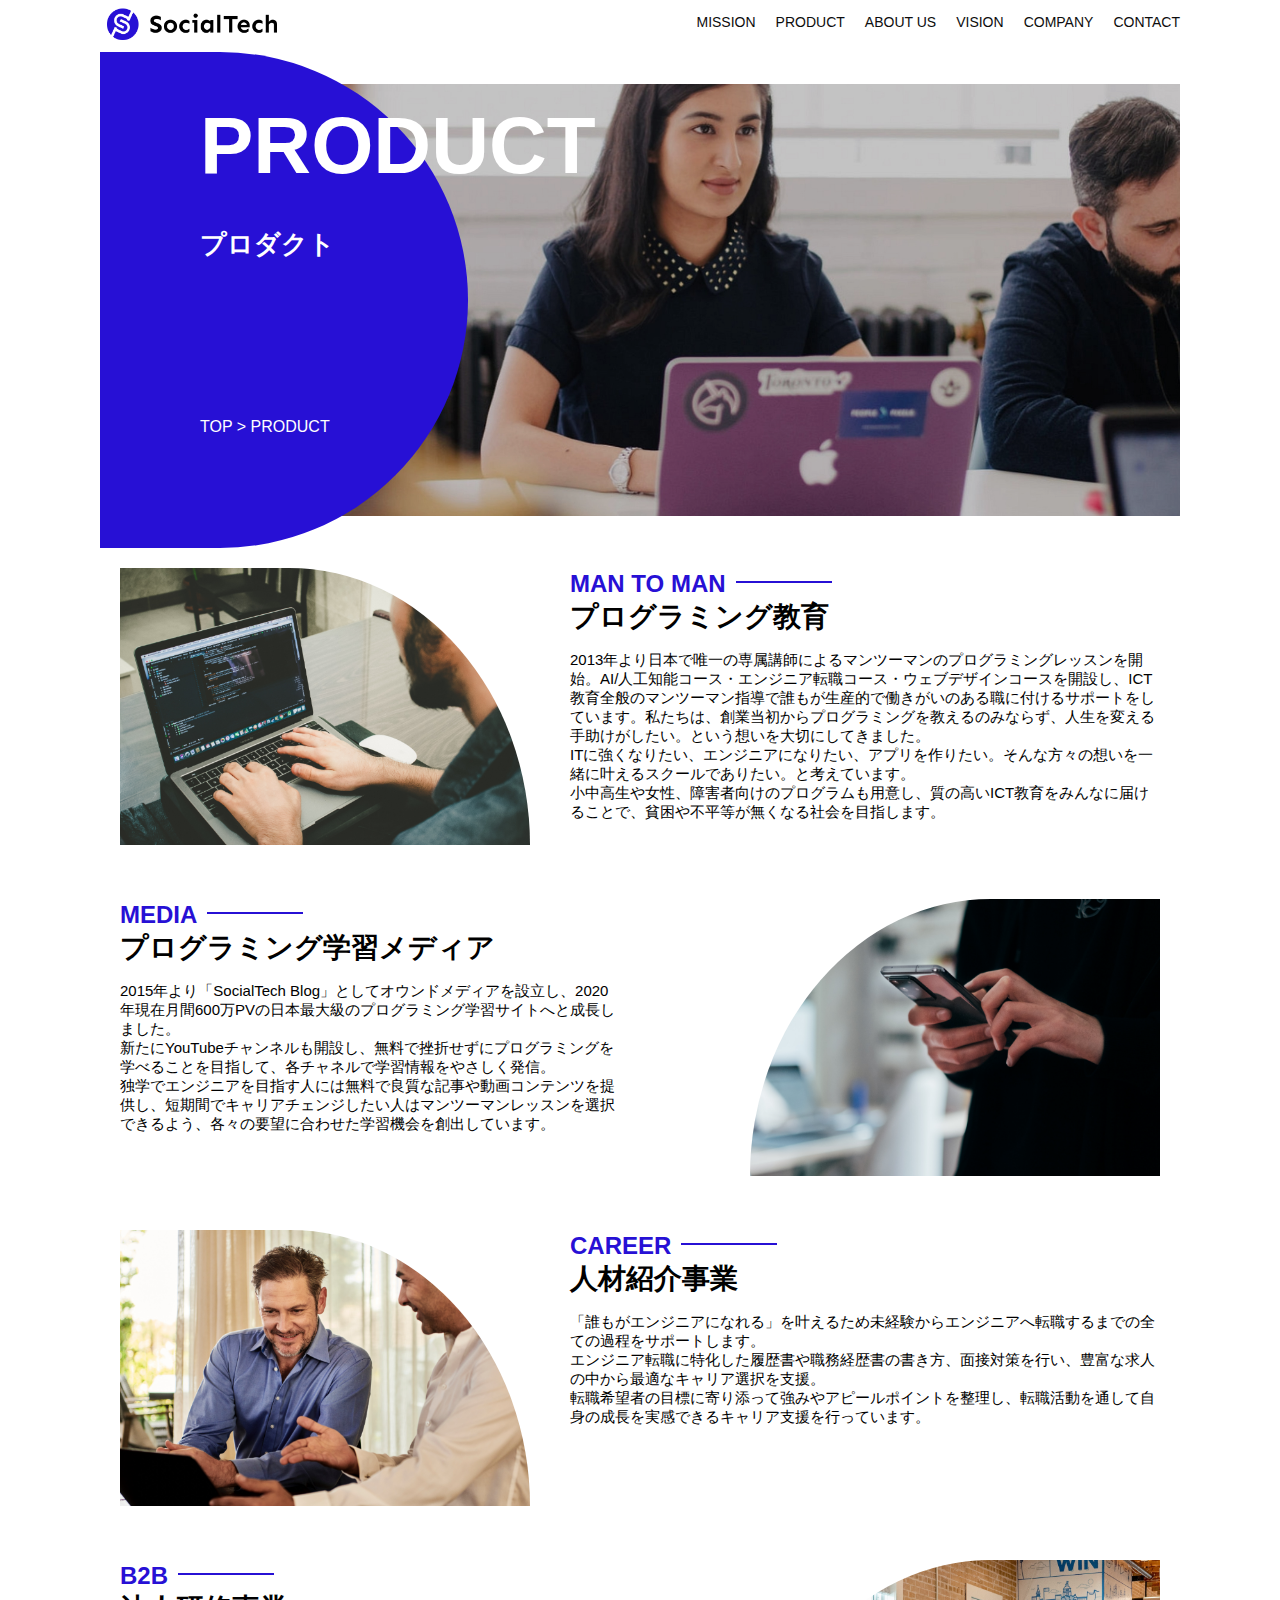
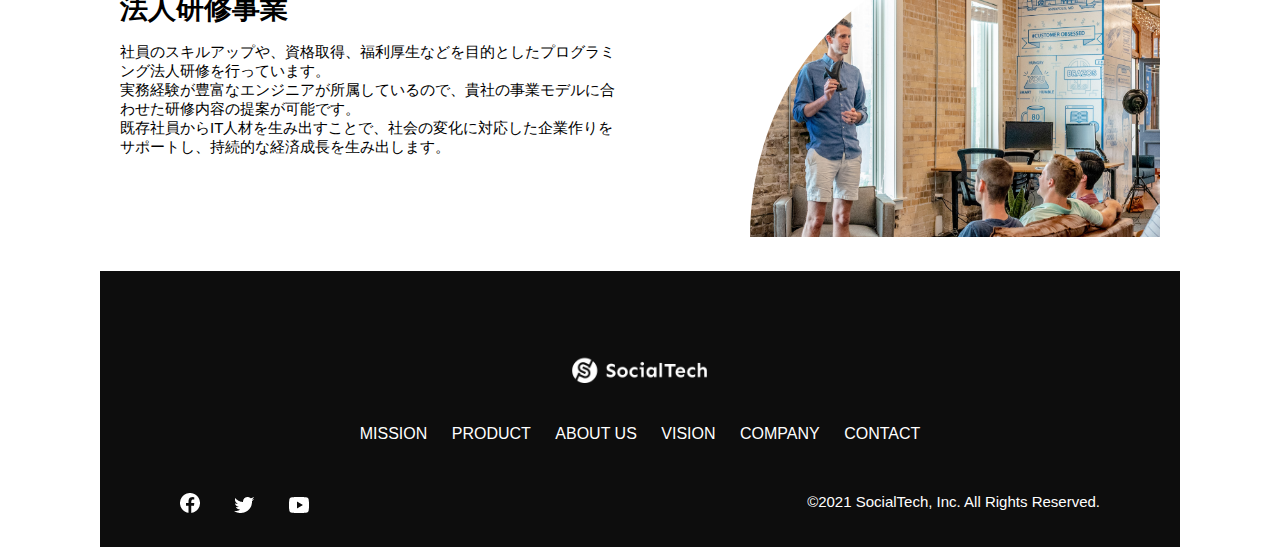
<file: kadai_tutorial_output/product.html>
<!DOCTYPE html>
<html>

<head>
    <title>SocialTech - PRODUCT プロダクト -</title>
    <meta charset="UTF-8">
    <meta name="description" content="SocialTechの4つのプロダクトを紹介します">
    <meta name="viewport" content="width=device-width, initial-scale=1.0">
    <link rel="stylesheet" href="style.css">
</head>

<body>
    <!-- ヘッダー -->
    <header>
        <!-- ロゴ -->
        <a href="index.html" id="logo">
            <img src="images/logo.png" alt="トップページに戻る">
        </a>

        <!-- PC用ナビゲーション -->
        <nav id="nav-pc">
            <ul>
                <li><a href="mission.html">MISSION</a></li>
                <li><a href="product.html">PRODUCT</a></li>
                <li><a href="index.html#aboutus">ABOUT US</a></li>
                <li><a href="index.html#vision">VISION</a></li>
                <li><a href="index.html#company">COMPANY</a></li>
                <li><a href="index.html#contact">CONTACT</a></li>
            </ul>
        </nav>
        <!-- スマホ用メニューボタン -->
        <button id="menu-sp" onclick="document.getElementById('nav-sp').style.display = 'block'">
            <img src="images/button-menu.png" alt="ナビゲーションを開く">
        </button>
        <!-- スマホ用ナビゲーション -->
        <div id="nav-sp">
            <button id="close" onclick="document.getElementById('nav-sp').style.display = 'none'">
                <img src="images/button-close.png" alt="ナビゲーションを閉じる">
            </button>

            <nav>
                <ul>
                    <li>
                        <a id="logo-sp" href="index.html"
                            onclick="document.getElementById('nav-sp').style.display = 'none'"><img
                                src="images/logo-sp.png" alt="トップページに戻る"></a>
                    </li>
                    <li><a class="menu" href="mission.html"
                            onclick="document.getElementById('nav-sp').style.display = 'none'">MISSION</a></li>
                    <li><a class="menu" href="product.html"
                            onclick="document.getElementById('nav-sp').style.display = 'none'">PRODUCT</a></li>
                    <li><a class="menu" href="index.html#aboutus"
                            onclick="document.getElementById('nav-sp').style.display = 'none'">ABOUTUS</a></li>
                    <li><a class="menu" href="index.html#vision"
                            onclick="document.getElementById('nav-sp').style.display = 'none'">VISION</a></li>
                    <li><a class="menu" href="index.html#company"
                            onclick="document.getElementById('nav-sp').style.display = 'none'">COMPANY</a></li>
                    <li><a class="menu" href="index.html#contact"
                            onclick="document.getElementById('nav-sp').style.display = 'none'">CONTACT</a></li>
                </ul>
            </nav>
            <div id="sns">
                <a href="https://www.facebook.com/sejuku2013">
                    <img src="images/button-facebook.png" alt="Facebookのリンク">
                </a>
                <a href="https://twitter.com/samuraijuku">
                    <img src="images/button-twitter.png" alt="Twitterのリンク">
                </a>
                <a href="https://www.youtube.com/channel/UCCFOQO5aDK0xXam4cUQXT8g">
                    <img src="images/button-youtube.png" alt="YouTubeのリンク">
                </a>
            </div>
        </div>
    </header>

    <main>
        <article>
            <section id="product-main">
                <div class="product-main-inner">
                    <div id="product-title">
                        <h1>PRODUCT<br><span>プロダクト</span></h1>
                        <p>TOP > PRODUCT</p>
                    </div>
                </div>
            </section>

            <section class="product-section product-section-left">
                <div class="product-section-img">
                    <img src="images/product/product-mantoman.png" alt="PCでコードを書く男性">
                </div>
                <div class="product-read">
                    <h2 class="product-h2">MAN TO MAN</h2>
                    <h3 class="product-h3">プログラミング教育</h3>
                    <p>
                        2013年より日本で唯一の専属講師によるマンツーマンのプログラミングレッスンを開始。AI/人工知能コース・エンジニア転職コース・ウェブデザインコースを開設し、ICT教育全般のマンツーマン指導で誰もが生産的で働きがいのある職に付けるサポートをしています。私たちは、創業当初からプログラミングを教えるのみならず、人生を変える手助けがしたい。という想いを大切にしてきました。<br>
                        ITに強くなりたい、エンジニアになりたい、アプリを作りたい。そんな方々の想いを一緒に叶えるスクールでありたい。と考えています。<br>
                        小中高生や女性、障害者向けのプログラムも用意し、質の高いICT教育をみんなに届けることで、貧困や不平等が無くなる社会を目指します。
                    </p>
                </div>
            </section>

            <section class="product-section product-section-right">
                <div class="product-read">
                    <h2 class="product-h2">MEDIA</h2>
                    <h3 class="product-h3">プログラミング学習メディア</h3>
                    <p>2015年より「SocialTech
                        Blog」としてオウンドメディアを設立し、2020年現在月間600万PVの日本最大級のプログラミング学習サイトへと成長しました。<br>
                        新たにYouTubeチャンネルも開設し、無料で挫折せずにプログラミングを学べることを目指して、各チャネルで学習情報をやさしく発信。<br>
                        独学でエンジニアを目指す人には無料で良質な記事や動画コンテンツを提供し、短期間でキャリアチェンジしたい人はマンツーマンレッスンを選択できるよう、各々の要望に合わせた学習機会を創出しています。
                    </p>
                </div>
                <div class="product-section-img">
                    <img src="images/product/product-media.png" alt="スマートフォンを操作する人">
                </div>
            </section>

            <section class="product-section product-section-left">
                <div class="product-section-img">
                    <img src="images/product/product-career.png" alt="笑顔で話し合う2人の男性">
                </div>
                <div class="product-read">
                    <h2 class="product-h2">CAREER</h2>
                    <h3 class="product-h3">人材紹介事業</h3>
                    <p>「誰もがエンジニアになれる」を叶えるため未経験からエンジニアへ転職するまでの全ての過程をサポートします。<br>
                        エンジニア転職に特化した履歴書や職務経歴書の書き方、面接対策を行い、豊富な求人の中から最適なキャリア選択を支援。<br>
                        転職希望者の目標に寄り添って強みやアピールポイントを整理し、転職活動を通して自身の成長を実感できるキャリア支援を行っています。<br>
                    </p>
                </div>
            </section>

            <section class="product-section product-section-right">
                <div class="product-read">
                    <h2 class="product-h2">B2B</h2>
                    <h3 class="product-h3">法人研修事業</h3>
                    <p>社員のスキルアップや、資格取得、福利厚生などを目的としたプログラミング法人研修を行っています。<br>
                        実務経験が豊富なエンジニアが所属しているので、貴社の事業モデルに合わせた研修内容の提案が可能です。<br>
                        既存社員からIT人材を生み出すことで、社会の変化に対応した企業作りをサポートし、持続的な経済成長を生み出します。
                    </p>
                </div>
                <div class="product-section-img">
                    <img src="images/product/product-b2b.png" alt="講演中の男性とそれを聴く人々">
                </div>
            </section>
        </article>
    </main>

    <footer>
        <div id="footer-logo">
            <img src="images/logo-sp.png" alt="SocialTech">
        </div>
        <div id="footer-link">
            <a href="mission.html">MISSION</a>
            <a href="product.html">PRODUCT</a>
            <a href="index.html#aboutus">ABOUT US</a>
            <a href="index.html#vision">VISION</a>
            <a href="index.html#company">COMPANY</a>
            <a href="index.html#contact">CONTACT</a>
        </div>
        <div id="sns-footer">
            <div class="sns-btns">
                <a href="https://www.facebook.com/sejuku2013"><img src="images/button-facebook.png"
                        alt="Facebookのリンク"></a>
                <a href="https://twitter.com/samuraijuku"><img src="images/button-twitter.png" alt="Twitterのリンク"></a>
                <a href="https://www.youtube.com/channel/UCCFOQO5aDK0xXam4cUQXT8g"><img src="images/button-youtube.png"
                        alt="YouTubeのリンク"></a>
            </div>
            <p id="copyright">&copy;2021 SocialTech, Inc. All Rights Reserved.</p>
        </div>
    </footer>
</body>

</html>
</file>
<file: style.css>
/* PC、スマホ共通スタイル */
body {
    font-family: "Source Sans Pro", "Hiragino Kaku Gothic ProN", Meiryo, Arial,
      sans-serif;
  }
  
  p {
    font-size: 15px;
  }
  
  #main-visual>img {
    width: 100%;
  }
  
  /*================
  PC用のスタイル 
  =================*/
  @media screen and (min-width: 768px) {
    /* 横幅設定 */
    body {
      max-width: 1080px;
      min-width: 960px;
      margin: 0 auto 0 auto;
    }
  
    /* ヘッダー */
    header {
      display: flex;
      justify-content: space-between;
    }
  
    /* ナビゲーションのレイアウト */
    #nav-pc {
      text-align: right;
      font-size: 14px;
      padding-top: 15px;
    }
  
    /* ナビゲーションのリンクの装飾設定 */
    #nav-pc>a {
      text-decoration: none;
      margin-left: 20px;
    }
  
    #nav-pc>a:link {
      color: #0d0d0d;
    }
  
    #nav-pc>a:visited {
      color: #0d0d0d;
    }
  
    #nav-pc>a:hover {
      color: #0d0d0d;
      text-decoration: underline;
    }
  
    #nav-pc>a:active {
      color: #0d0d0d;
    }

    #menu-sp {
        display: none;
    }

    #nav-sp {
        display: none;
    }
  }

  /* 以下スマホ用レイアウト */
  @media screen and (max-width: 767px) {
    body {
        min-width: 375px;
        margin: 0;
    }

    #nav-pc {
        display: none;
    }

    #menu-sp {
        float: right;
        padding: 0;
    }

    #nav-sp {
        background-color: #ce933e;
        position: absolute;
        left: 0;
        top: 0;
        height: 100%;
        width: 100%;
        display: none;
        z-index: 100;
    }

    #nav-sp ul {
        padding-left: 0;
    }

    #nav-sp li {
        list-style: none;
    }

    #close {
        position: absolute;
        top: 20px;
        right: 20px;
    }

    #logo-sp {
        margin: 80px 0px 30px 20px;
    }

    #nav-sp a {
        display: block;
    }

    #nav-sp a:link {
        color: #ffffff;
    }

    #nav-sp a:visited {
        color: #ffffff;
    }

    #nav-sp a:hover {
        color: #ffffff;
        text-decoration: underline;
    }

    #nav-sp a:active {
        color: #ffffff;
    }

    #nav-sp .menu {
        text-decoration: none;
        display: block;
        margin: 0px 20px 0px 20px;
        height: 44px;
        font-size: 16px;
        background-image: url(images/arrow.png);
        background-repeat: no-repeat;
        background-position: right top;
    }
  }
</file>
<file: kadai_tutorial_output/style.css>
/* PC、スマホ共通スタイル */
* {
    box-sizing: border-box;
}

p {
    font-size: 15px;
}

body {
    max-width: 1080px;
    margin: 0 auto 0 auto;
    font-family: "Source Sans Pro", "Hiragino Kaku Gothic ProN", Meiryo, Arial, sans-serif;
}

/* ヘッダー */
header {
    display: flex;
    justify-content: space-between;
}

/* ナビゲーションのレイアウト */
#nav-pc {
    font-size: 14px;
}

#nav-pc ul {
    display: flex;
    padding-left: 0;
}

#nav-pc li {
    list-style: none;
}

/* ナビゲーションのリンクの装飾設定 */
#nav-pc a {
    text-decoration: none;
    margin-left: 20px;
    color: #0d0d0d;
}

#nav-pc a:hover {
    text-decoration: underline;
}

/* スマホ用ナビを非表示 */
#nav-sp,
#menu-sp {
    display: none;
}

/* メインビジュアル */
#main-visual {
    position: relative;
    height: 400px;
}

#main-message {
    position: absolute;
    top: 0;
    left: 0;
    background-color: #2710d5;
    color: #ffffff;
    border-radius: 0 0 476px 0;
    max-width: 620px;
    height: 100%;
    width: 100%;
    z-index: 11;
}

#main-message h1 {
    font-size: 60px;
    margin: 100px 0 0 50px;
}

#main-message > p {
    font-size: 28px;
    margin: 0 0 0 50px;
}

#main-visual > img {
    max-width: 620px;
    border-radius: 476px 0 0 0;
    position: absolute;
    top: 0;
    right: 0;
    z-index: 10;
}

/* 見出し */
h2 {
    margin: 40px 0 0 0;
}

h2::after {
    content: url("images/line.png");
    margin-left: 10px;
}

h3 {
    font-size: 27px;
}

/* ミッション */
#mission {
    margin: 80px auto 80px auto;
}

#mission-flex {
    display: flex;
}

#mission-flex > div {
    width: 50%;
    margin: 20px;
}

#mission-photo {
    width: 100%;
}

#s2dgs {
    margin-top: 50px;
    width: 100%;
}

/* プロダクト */
#product {
    background-color: #fafafa;
    margin: 80px 0 80px 0;
    padding: 10px 40px 0px 40px;
}

/* 外枠 */
#product .product-flex {
    margin-top: 40px;
    display: flex;
}

/* 左のカラム */
#product-left {
    width: 50%;
    margin-right: 20px;
}

/* 右のカラム */
#product-right {
    width: 50%;
    margin-left: 20px;
    margin-top: 80px;
}

/* 写真＋説明の枠 */
#product-left > div {
    position: relative;
    height: 480px;
    margin-right: 20px;
}

#product-right > div {
    position: relative;
    height: 480px;
    margin-left: 20px;
}

/* 写真 */
.product-photo {
    width: 100%;
}

/* 説明文の枠 */
.product-explain {
    background-color: #ffffff;
    position: absolute;
    left: 0;
    bottom: 50px;
    margin: 0 40px 0 40px;
    padding: 20px;
    box-shadow: 5px 5px 10px rgba(0, 0, 0, 0.05);
}

/* 説明文の英語 */
.product-explain > span {
    color: #2710d5;
    font-weight: bold;
    font-size: 16px;
    margin: 0px;
}

/* 説明文の見出し */
.product-explain > h3 {
    margin: 5px 0 5px 0;
}
/* 説明文 */
.product-explain > p {
    font-size: 14px;
    margin: 0;
}

/* もっと見るボタン */
#product-more {
    text-align: center;   
}

#product-more a {
    position: relative;
    bottom: -42px;
}

/* ABOUT US */
#aboutus {
    margin: 80px auto 80px auto;
}

/* 3つの組織文化と写真を入れる枠 */
#aboutus > div {
    display: flex;
}

/* 写真 */
.culture-img {
    width: 50%;
    align-self: flex-start;
}

.culture-img2 {
    margin-top: 50px;
    width: 100%;
}

/* 3つの組織文化の表 */
.culture-table {
    margin-right: 50px;
}

/* 番号 */
.culture-num {
    font-size: 80px;
    color: #2710d5;
    padding: 0 20px 0 0;
}

/* 見出し */
.culture-table th {
    text-align: left;
    font-size: 28px;
    font-weight: bold;
}

/* 組織文化英語 */
.culture-en {
    color: #2710d5;
    font-size: 24px;
}

/* 説明文 */
.culture-description {
    margin: 0;
}

/* ビジョン */
#vision {
    margin: 80px auto 80px auto;
}

/* セクション内の外枠 */
#vision > div {
    display: flex;
    justify-content: space-between;
    flex-wrap: wrap;
}

/* 7つの行動指針の枠 */
.vision-box {
    width: 300px;
    height: 300px;
    margin-bottom: 30px;
    position: relative;
}

.vision-box > img {
    width: 100%;
    position: relative;
    z-index: 30;
}

.vision-box > div {
    position: absolute;
    top: 0;
    left: 0;
    z-index: 31;
    margin-right: 20px;
}

.vision-box > div > h4 {
    color: #2710d5;
    font-size: 19px;
    margin: 80px 0 0 0;
}

.vision-box > div > h4::first-letter {
    font-size: 40px;
}

.vision-box > div > h5 {
    font-size: 20px;
    margin: 0 0 0 0;
}

.vision-box > div > p {
    margin: 10px 0 0 0;
}

/* 会社概要 */
#company {
    margin: 80px auto 80px auto;
}

#company-table {
    width: 100%;
}

.tableheader {
    text-align: left;
    padding: 20px;
    border-bottom-color: #2710d5;
    border-bottom-width: 1px;
    border-bottom-style: solid;
    width: 100px;
}

.tableheader-first {
    border-top-color: #2710d5;
    border-top-width: 1px;
    border-top-style: solid;
}

.cell {
    padding: 30px;
    border-bottom-color: #ececec;
    border-bottom-width: 1px;
    border-bottom-style: solid;
}

.cell-first {
    border-top-color: #ececec;
    border-top-width: 1px;
    border-top-style: solid;
}

#company > iframe {
    width: 100%;
    height: 368px;
    margin-top: 40px;
}

/* お問い合わせ */
#contact {
    margin: 80px auto 80px auto;
}

/* 外枠 */
#contact > form > div {
    display: flex;
    flex-direction: row;
    flex-wrap: wrap;
    padding-bottom: 30px;
}

/* 左列の見出し */
.contact-heading {
    width: 240px;
    align-self: center;
}

/* 見出しのラベル */
.contact-label {
    font-weight: bold;
}

/* 必須 */
.contact-span {
    color: #ce2222;
    margin: 0 0 0 20px;
    font-weight: bold;
}

/* テキストボックス */
.contact-textbox {
    border-top: 0px;
    border-left: 0px;
    border-right: 0px;
    border-bottom-width: 1px;
    border-bottom-color: #707070;
    border-style: solid;
    background-color: #fafafa;
    width: 400px;
    height: 56px;
}

/* お問い合わせ内容のテキストエリア */
.contact-textarea {
    border-top: 0px;
    border-left: 0px;
    border-right: 0px;
    border-bottom-width: 1px;
    border-bottom-color: #707070;
    background-color: #fafafa;
    width: 400px;
    height: 200px;
}

/* 個人情報の取り扱い */
#contact dt {
    font-weight: bold;
}

#contact dd {
    margin: 0 0 16px 0;
}

#contact dd p {
    margin: 0;
}

#contact dd ul {
    padding-left: 0;
}

#contact dd li {
    margin-bottom: 0;
    list-style: none;
}

/* フッター */
footer {
    background-color: #0d0d0d;
    text-align: center;
    padding: 80px 80px 30px 80px;
}

#footer-logo {
    margin-bottom: 30px;
}

#footer-link {
    margin-bottom: 50px;
}

#footer-link > a {
    text-decoration: none;
    margin: 10px;
    color: #ffffff;
}

#footer-link > a:hover {
    text-decoration: underline;
}

#sns-footer {
    display: flex;
    justify-content: space-between;
    text-align: left;
}

#sns-footer a {
    margin-right: 30px;
}

#copyright {
    color: #ffffff;
    margin: 0;
}

/* mission.html用スタイル */
/* ミッションのメインビジュアル */
.mission-main-inner {
    background-image: url(images/mission/mission-main.png);
    background-repeat: no-repeat;
    background-position-y: center;
}

#mission-title {
    background-color: #2710d5;
    width: 368px;
    color: #ffffff;
    height: 496px;
    border-radius: 0 248px 248px 0;
    position: relative;
}

#mission-title h1 {
    position: absolute;
    top: 0;
    left: 100px;
    font-size: 80px;
    line-height: 1;
}

#mission-title h1 span {
    font-size: 26px;
}

#mission-title > p {
    position: absolute;
    top: 350px;
    left: 100px;
    font-size: 16px;
}

/* ミッションページ S2DGsの設定 */
#mission-s2dgs {
    padding: 20px;
}

.mission-h2 {
    color: #2710d5;
    font-size: 40px;
}

.mission-h2::after {
    content: none;
}

/* ミッションページ 5つのゴールの設定 */
#mission-five-goals {
    padding: 20px;
    display: flex;
}

#mission-five-goals .five-goals-image {
    width: 30%;
    padding: 20px;
}

#mission-five-goals .five-goals-image img {
    width: 100%;
}

#mission-five-goals .five-goals-read {
    width: 70%;
    padding: 20px;
}

#mission-five-goals .five-goals-read > div {
    margin-bottom: 40px;
}

.fivegoals-image-right {
    float: right;
    margin: 20px;
}

.fivegoals-image-left {
    float: left;
    margin: 20px;
}

.fivegoals-number {
    color: #2710d5;
    font-size: 48px;
    font-weight: bold;
    margin: 0;
}

.fivegoals-h3 {
    font-size: 28px;
    margin: 0;
}

.fivegoals-p {
    margin: 0;
}

/* プロダクトページ */
.product-main-inner {
    background-image: url(images/product/product-main.png);
    background-repeat: no-repeat;
    background-position-y: center;
}

#product-title {
    background-color: #2710d5;
    width: 368px;
    color: #ffffff;
    height: 496px;
    border-radius: 0 248px 248px 0;
    position: relative;
}

#product-title h1 {
    position: absolute;
    top: 0;
    left: 100px;
    font-size: 80px;
    line-height: 1;
}

#product-title h1 span {
    font-size: 26px;
}

#product-title > p {
    position: absolute;
    top: 350px;
    left: 100px;
    font-size: 16px;
}

/* セクション */
.product-section {
    display: flex;
    padding: 20px 20px 0;
}

.product-section .product-section-img {
    width: 450px;
}

/* 左が画像のセクション */
.product-section-left .product-section-img img {
    width: 100%;
    padding: 0 40px 30px 0;
    border-radius: 0 432px 0 0;
}

.product-section-left .product-read {
    width: 50%;
    flex-grow: 1;
}

.product-section-left .product-read p {
    margin-bottom: 0;
}

/* 右が画像のセクション */
.product-section-right {
    justify-content: space-between;
}

.product-section-right .product-section-img img {
    width: 100%;
    padding: 0 0 30px 40px;
    border-radius: 432px 0 0 0;
}

.product-section-right .product-read {
    width: 500px;
}

.product-h2 {
    color: #2710d5;
    font-size: 24px;
    margin: 0;
}

.product-h3 {
    font-size: 28px;
    margin: 0;
}

/* ====================
   スマートフォン用のスタイル
  ===================== */
/* 画面幅が767px以下のとき */
@media screen and (max-width: 767px) {
    /* スマートフォン用のスタイルを指定する */
    /* PC用ナビゲーション非表示 */
    #nav-pc {
        display: none;
    }

    /* ハンバーガーメニュー */
    #menu-sp {
        display: block;
        background-color: transparent;
        float: right;
        padding: 0;
        border: none;
    }

    /* スマホ用ナビゲーションの表示切替 */
    /* 初期状態、レイアウトと非表示設定 */
    #nav-sp {
        background-color: #2710d5;
        position: fixed;
        left: 0;
        top: 0;
        height: 100%;
        width: 100%;
        display: none;
        z-index: 100;
    }

    /* ×ボタン */
    #close {
        position: absolute;
        top: 20px;
        right: 20px;
        background-color: transparent;
        border: none;
    }

    #nav-sp nav ul {
        padding-left: 0;
    }

    #nav-sp nav li {
        list-style: none;
    }

    /* ナビゲーションメニュー用ロゴ */
    #logo-sp {
        margin: 80px 0 30px 20px;
    }

    /* ナビゲーションのリンクの装飾設定 */
    #nav-sp nav a {
        display: block;
        color: #ffffff;
    }

    #nav-sp nav a:hover {
        text-decoration: underline;
    }

    #nav-sp .menu {
        text-decoration: none;
        margin: 0 20px 0 20px;
        height: 44px;
        font-size: 16px;
        background-image: url("images/arrow.png");
        background-repeat: no-repeat;
        background-position: right top;
    }

    #sns {
        position: absolute;
        bottom: 20px;
        left: 20px;
    }

    #sns > a {
        margin-right: 30px;
    }

    /* メインビジュアル */
    #main-visual {
        position: relative;
        height: 470px;
    }

    #main-visual > div {
        text-align: center;
        height: 280px;
    }

    #main-visual h1 {
        font-size: 28px;
        margin: 90px 0 0 0;
    }

    #main-visual > div > p {
        margin: 0;
        font-size: 15px;
    }

    #main-visual > img {
        width: 100%;
        border-radius: 476px 0 0 0;
        top: auto;
        bottom: 0;
    }

    /* 見出し */
    h2 {
        margin: 15px 0 15px 0;
    }

    h3 {
        font-size: 24px;
        margin: 10px 0 0 0;
    }

    /* ミッション */
    #mission {
        margin: 20px 0 20px 0;
        padding: 0 20px 0 20px;
    }

    #mission-flex {
        flex-direction: column;
    }

    #mission-flex > div {
        width: 100%;
        margin: 0;
    }

    /* プロダクト */
    #product {
        margin: 0;
        padding: 10px 20px 0 20px;
    }

    /* 外枠 */
    #product.product-flex {
        flex-direction: column;
        margin-top: 0;
    }

    /* 左右のカラム スマホでは縦並び */
    #product-left,#product-right {
        width: 100%;
        margin: 0;
    }

    /* 画像＋説明の枠 */
    #product-left > div,#product-right > div {
        height: auto;
        margin: 0;
    }

    /* 説明文の枠 */
    .product-explain {
        position: relative;
        margin: 0;
    }

    .product-explain > h3 {
        margin: 10px 0 10px 0;
        font-size: 24px;
    }

    /* もっと見るボタン */
    #product-more {
        text-align: left;
    }

    /* ABOUT US */
    #aboutus {
        margin: 80px 20px 80px 20px;
    }

    #aboutus > div {
        flex-direction: column;
    }

    .culture-table th {
        font-size: 16px;
    }

    .culture-table {
        margin-right: 0;
        padding-right: 20px;
        order: 2;
    }

    .culture-img {
        width: 100%;
        order: 1;
    }

    .culture-img2 {
        margin-top: 0;
    }

    .culture-num {
        padding: 0;
    }

    .culture-description {
        margin: 0;
    }

    /* ビジョン */
    #vision {
        margin: 80px 20px 80px 20px;
    }

    .vision-box > img {
        position: absolute;
        top: 0;
        left: 0;
    }

    .vision-box > div > h4 {
        margin: 60px 0 0 0;
    }

    /* 会社概要 */
    #company {
        margin: 0 20px 0 20px;
    }

    #company > h3 {
        margin-bottom: 20px;
    }

    .tableheader {
        width: 50px;
    }

    .cell {
        padding: 20px;
    }

    #company > iframe {
        height: 240px;
    }

    /* お問い合わせ */
    #contact {
        margin: 80px 20px 80px 20px;
    }

    #contact > h3 {
        margin-bottom: 20px;
    }

    #contact > form > div {
        flex-direction: column;
        margin-bottom: 20px;
    }
    
    .contact-heading {
        align-self: auto;
        margin-bottom: 20px;
    }

    .contact-textbox {
        min-width: 300px;
        width: 100%;
    }

    .contact-textarea {
        height: 150px;
        width: 100%;
    }

    .radiobutton {
        margin-bottom: 20px;
    }

    /* フッター */
    footer {
        padding: 30px 20px 50px 20px;
        text-align: left;
    }

    #footer-link > a {
        margin: 0 20px 30px 0;
        display: block;
        background-image: url(images/arrow.png);
        background-repeat: no-repeat;
        background-position: right top;
    }

    #footer- link > a:hover {
        text-decoration: underline;
    }

    #sns-footer {
        flex-direction: column;
        justify-content: flex-start;
    }

    #copyright {
        font-size: 12px;
        margin-top: 30px;
    }

    /* mission.html用スタイル */
    /* ミッションのメインビジュアル */
    #mission-main {
        height: 256px;
        margin-top: 4%;
        position: relative;
    }

    .mission-main-inner {
        height: 80%;
        background-size: cover;
    }

    #mission-title {
        width: 136px;
        height: 256px;
        position: absolute;
        top: -10%;
    }

    #mission-title h1 {
        left: 20px;
        font-size: 40px;
    }

    #mission-title h1 span {
        font-size: 18px;
    }

    #mission-title > p {
        top: 180px;
        left: 20px;
        font-size: 13px;
    }

    /* ミッションページ S2DGSの設定 */
    .mission-h2 {
        font-size: 38px;
        margin: 0;
    }

    .mission-h2::after {
        content: none;
    }

    #mission-s2dgs > img {
        width: 100%;
    }

    /* ミッションページ 5つのゴール設定 */
    #mission-five-goals {
        flex-direction: column;
    }

    #mission-five-goals > div {
        padding: 0;
    }

    #mission-five-goals .five-goals-image,
    #mission-five-goals .five-goals-read {
        width: 100%;
        padding: 0;
    }

    #mission-five-goals .five-goals-read > div {
        display: flex;
        flex-direction: column;
    }

    .fivegoals-image-right,
    .fivegoals-image-left {
        align-self: center;
    }

    /* プロダクトページ */
    #product-main {
        height: 256px;
        margin-top: 4%;
        position: relative;
    }

    .product-main-inner {
        height: 80%;
        background-size: cover;
    }

    #product-title {
        width: 136px;
        height: 256px;
        position: absolute;
        top: -10%;
    }

    #product-title h1 {
        left: 20px;
        font-size: 40px;
    }

    #product-title h1 span {
        font-size: 18px;
    }

    #product-title > p {
        top: 180px;
        left: 20px;
        font-size: 13px;
    }

    /* セクション */
    .product-section {
        flex-direction: column;
    }

    .product-section .product-section-img {
        width: 100%;
    }

    .product-section .product-section-img img {
        width: 100%;
        padding: 0;
    }

    /* 左が画像のセクション */
    .product-section-left .product-section-img img {
        border-radius: 0 300px 0 0;
    }

    .product-section-left .product-read {
        width: 100%;
        flex-grow: 1;
    }

    /* 右が画像のセクション */
    .product-section-right .product-section-img img {
        order: 1;
        border-radius: 300px 0 0 0;
    }

    .product-section-right .product-read {
        order: 2;
        width: 100%;
    }
}
</file>
